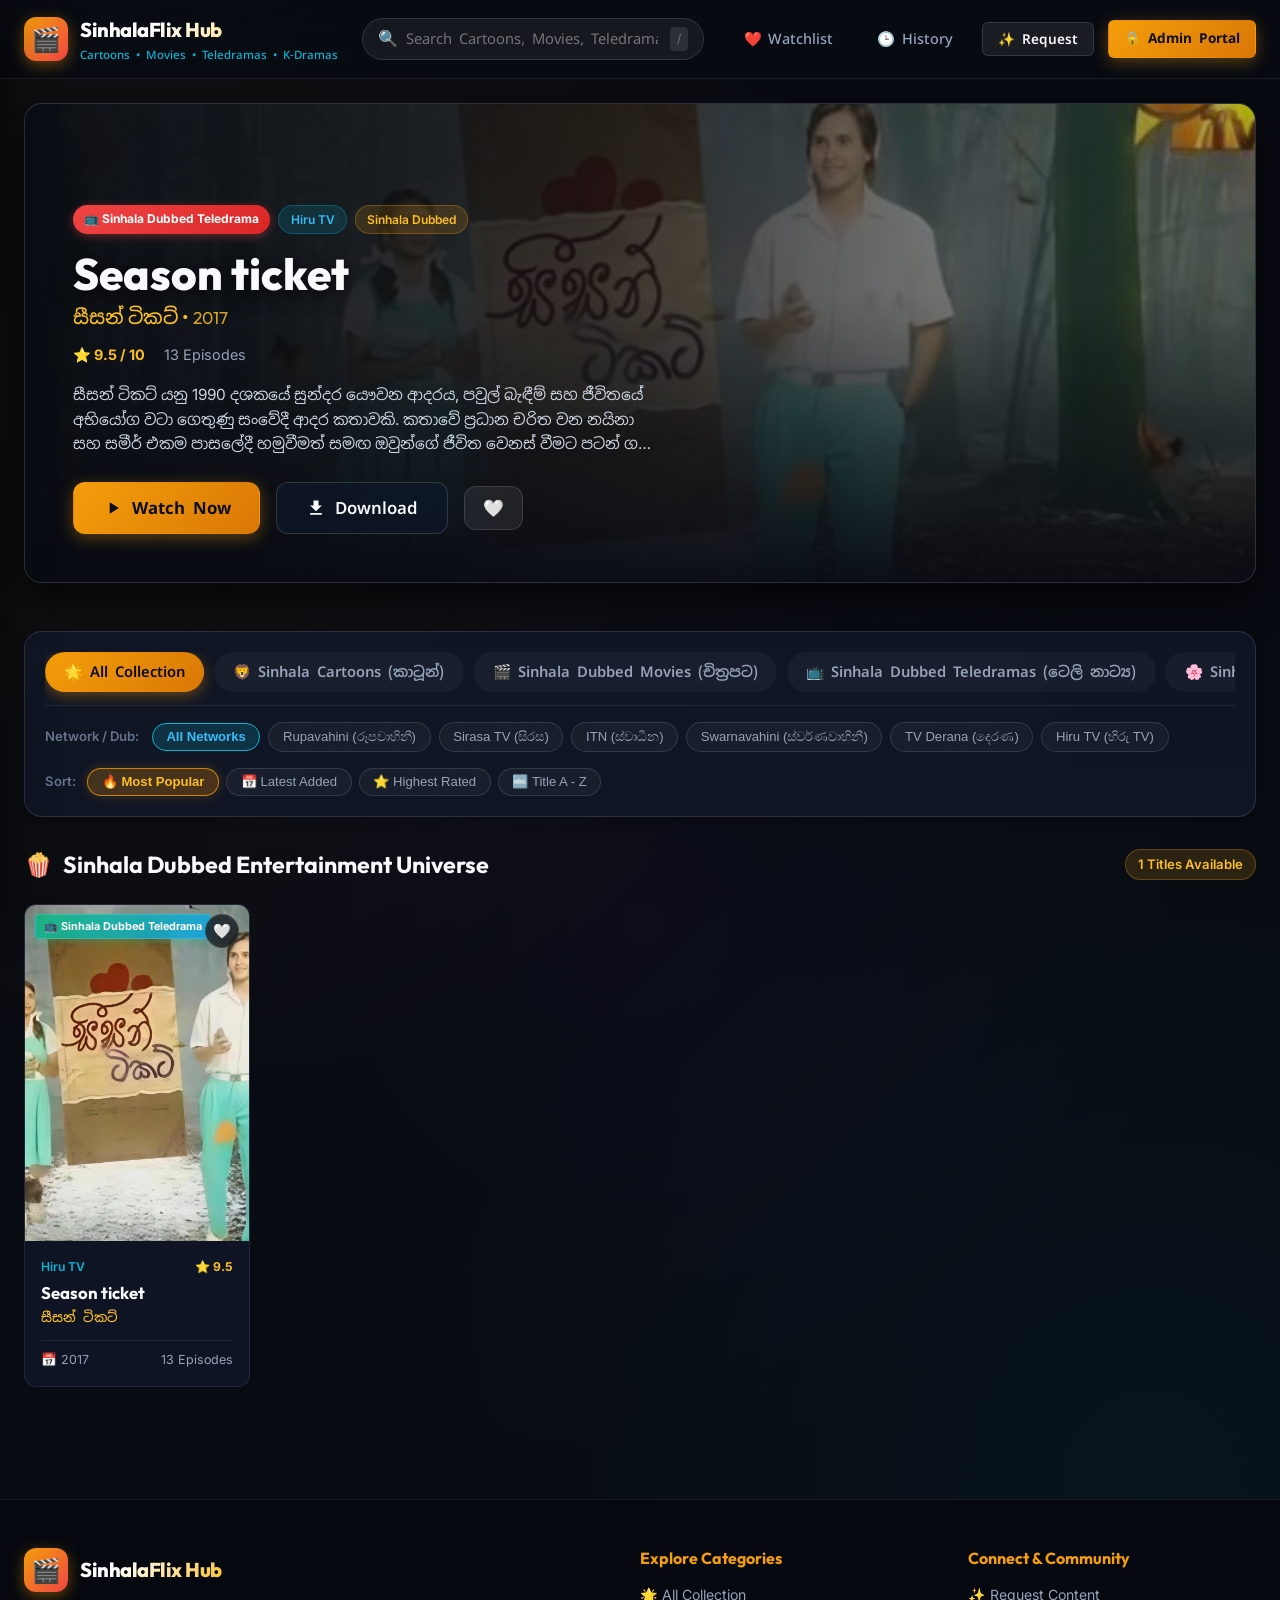
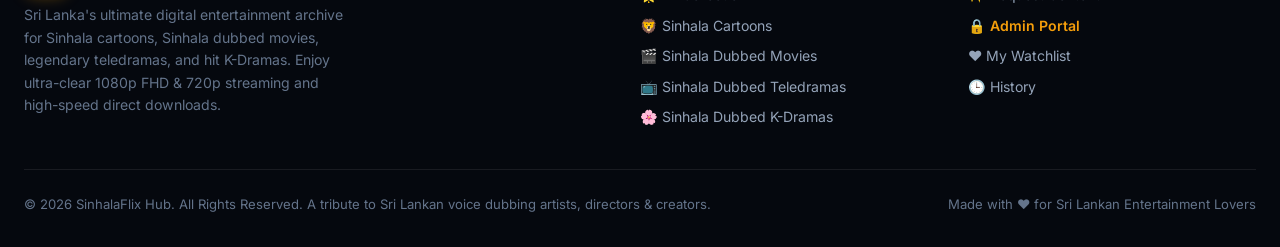
<file: index.html>
<!DOCTYPE html>
<html lang="en">
<head>
  <meta charset="UTF-8" />
  <meta name="viewport" content="width=device-width, initial-scale=1.0" />
  
  <!-- Primary SEO Tags -->
  <title>SinhalaFlix Hub | Sinhala Cartoons, Sinhala Dubbed Movies, Teledramas & K-Dramas</title>
  <meta name="description" content="Sri Lanka's leading digital universe for Sinhala cartoons, Sinhala dubbed movies, Sinhala dubbed teledramas, and Sinhala dubbed K-Dramas. Watch online in 1080p FHD & download free." />
  <meta name="keywords" content="sinhala cartoons, sinhala dubbed movies, sinhala dubbed teledramas, sinhala dubbed kdramas, soora pappa, sujatha diyaniya, koombiyo, lion king sinhala, sirasa cartoons, rupavahini kdrama, sinhala dubbing" />
  <meta name="theme-color" content="#080b12" />

  <!-- Open Graph / Facebook -->
  <meta property="og:type" content="website" />
  <meta property="og:title" content="SinhalaFlix Hub - Sinhala Cartoons, Sinhala Dubbed Movies, Teledramas & KDramas" />
  <meta property="og:description" content="Watch & download Sinhala Cartoons, Sinhala Dubbed Movies, Sinhala Dubbed Teledramas, and Sinhala Dubbed K-Dramas with 1080p FHD & 720p HD streaming." />
  <meta property="og:image" content="assets/images/banner1.jpg" />

  <!-- Favicon -->
  <link rel="icon" type="image/svg+xml" href="assets/images/favicon.svg" />

  <!-- Stylesheets -->
  <link rel="stylesheet" href="css/main.css?v=20260917_01" />
  <link rel="stylesheet" href="css/components.css?v=20260917_01" />
  <link rel="stylesheet" href="css/responsive.css?v=20260917_01" />
</head>
<body>

  <!-- Site Navigation Header -->
  <header class="site-header" id="siteHeader">
    <div class="container">
      <div class="header-inner">
        <!-- Logo -->
        <a href="index.html" class="brand-logo" id="brandLogoLink">
          <div class="brand-icon-box">
            <span>🎬</span>
          </div>
          <div class="brand-text">
            <span class="brand-name">Sinhala<span style="color: #f59e0b;">Flix Hub</span></span>
            <span class="brand-tagline">Cartoons • Movies • Teledramas • K-Dramas</span>
          </div>
        </a>

        <!-- Global Search Bar -->
        <div class="header-search-wrapper">
          <div class="search-input-box">
            <span class="search-icon-left">🔍</span>
            <input 
              type="text" 
              id="mainSearchInput" 
              class="search-input" 
              placeholder="Search Cartoons, Movies, Teledramas, K-Dramas (e.g. Soora Pappa, Sujatha Diyaniya, Koombiyo)..." 
              autocomplete="off" 
            />
            <button id="btnClearSearch" class="search-clear-btn" title="Clear search">✕</button>
            <span class="search-kbd-hint">/</span>
          </div>
          <!-- Live Search Suggestions Dropdown -->
          <div class="search-suggestions-dropdown" id="searchSuggestionsDropdown" style="display: none;"></div>
        </div>

        <!-- Header Actions -->
        <div class="header-actions">
          <button id="navBtnWatchlist" class="nav-link-btn" title="My Watchlist">
            <span>❤️</span>
            <span>Watchlist</span>
          </button>
          <button id="navBtnHistory" class="nav-link-btn" title="Continue Watching History">
            <span>🕒</span>
            <span>History</span>
          </button>
          <button id="btnOpenRequestModal" class="btn btn-secondary btn-sm" title="Request Content">
            <span>✨ Request</span>
          </button>
          <a href="admin.html" class="btn btn-primary btn-sm" title="Admin Content Management Portal">
            <span>🔒 Admin Portal</span>
          </a>
          <button id="btnMobileMenuToggle" class="mobile-menu-toggle" aria-label="Toggle Menu">
            <span>☰</span>
          </button>
        </div>
      </div>
    </div>
  </header>

  <!-- Mobile Navigation Drawer -->
  <div class="mobile-nav-drawer" id="mobileNavDrawer">
    <div class="drawer-header">
      <span class="brand-name">Sinhala<span style="color:#f59e0b;">Flix Hub</span></span>
      <button class="btn-close-modal" id="btnCloseMobileNav" aria-label="Close">✕</button>
    </div>
    <ul class="drawer-links">
      <li><a href="#" onclick="App.setCategory('all')">🌟 All Collection</a></li>
      <li><a href="#" onclick="App.setCategory('cartoons')">🦁 Sinhala Cartoons</a></li>
      <li><a href="#" onclick="App.setCategory('movies')">🎬 Sinhala Dubbed Movies</a></li>
      <li><a href="#" onclick="App.setCategory('teledramas')">📺 Sinhala Dubbed Teledramas</a></li>
      <li><a href="#" onclick="App.setCategory('kdramas')">🌸 Sinhala Dubbed K-Dramas</a></li>
      <li><a href="#" onclick="App.setCategory('watchlist')">❤️ My Watchlist</a></li>
      <li><a href="#" onclick="App.setCategory('continue')">🕒 History</a></li>
      <li><button onclick="App.openRequestModal()">✨ Request Content</button></li>
      <li><a href="admin.html" style="color: var(--accent-gold); font-weight: 700;">🔒 Admin Portal</a></li>
    </ul>
  </div>

  <main>
    <!-- Featured Hero Banner Section -->
    <section class="hero-banner-section" id="heroBanner">
      <div class="container">
        <div class="hero-carousel-wrapper" id="heroCarouselContainer">
          <!-- Populated dynamically via app.js -->
        </div>
        <div class="hero-indicators" id="heroIndicators">
          <!-- Slide dots -->
        </div>
      </div>
    </section>

    <!-- Continue Watching Shelf -->
    <section class="continue-watching-section" id="continueWatchingSection" style="display: none;">
      <div class="container">
        <div class="section-header">
          <h2 class="section-title">
            <span class="section-title-icon">🕒</span>
            <span>Continue Watching</span>
          </h2>
        </div>
        <div class="continue-grid" id="continueWatchingGrid">
          <!-- History cards -->
        </div>
      </div>
    </section>

    <!-- Content Filter & Catalog Section -->
    <section class="catalog-section" id="catalogSection">
      <div class="container">
        
        <!-- Filter Controls Bar -->
        <div class="filter-bar-container">
          <!-- Category Tabs -->
          <div class="category-tabs-list">
            <button class="category-tab-btn active" data-category="all">
              <span>🌟</span>
              <span>All Collection</span>
            </button>
            <button class="category-tab-btn" data-category="cartoons">
              <span>🦁</span>
              <span>Sinhala Cartoons (කාටූන්)</span>
            </button>
            <button class="category-tab-btn" data-category="movies">
              <span>🎬</span>
              <span>Sinhala Dubbed Movies (චිත්‍රපට)</span>
            </button>
            <button class="category-tab-btn" data-category="teledramas">
              <span>📺</span>
              <span>Sinhala Dubbed Teledramas (ටෙලි නාට්‍ය)</span>
            </button>
            <button class="category-tab-btn" data-category="kdramas">
              <span>🌸</span>
              <span>Sinhala Dubbed K-Dramas (කොරියන් නාට්‍ය)</span>
            </button>
            <button class="category-tab-btn" data-category="watchlist">
              <span>❤️</span>
              <span>Watchlist</span>
            </button>
          </div>

          <!-- Channel Filter & Sorting -->
          <div class="filter-sub-bar">
            <div class="channel-pills-list">
              <span class="channel-pill-label">Network / Dub:</span>
              <button class="channel-pill active" data-channel="all">All Networks</button>
              <button class="channel-pill" data-channel="Rupavahini">Rupavahini (රූපවාහිනී)</button>
              <button class="channel-pill" data-channel="Sirasa TV">Sirasa TV (සිරස)</button>
              <button class="channel-pill" data-channel="ITN">ITN (ස්වාධීන)</button>
              <button class="channel-pill" data-channel="Swarnavahini">Swarnavahini (ස්වර්ණවාහිනී)</button>
              <button class="channel-pill" data-channel="TV Derana">TV Derana (දෙරණ)</button>
              <button class="channel-pill" data-channel="Hiru TV">Hiru TV (හිරු TV)</button>
            </div>

            <div class="sort-wrapper">
              <span class="sort-label">Sort:</span>
              <div class="sort-pills-list" id="sortPillsList">
                <button class="sort-pill active" data-sort="popular">🔥 Most Popular</button>
                <button class="sort-pill" data-sort="latest">📅 Latest Added</button>
                <button class="sort-pill" data-sort="rating">⭐ Highest Rated</button>
                <button class="sort-pill" data-sort="az">🔤 Title A - Z</button>
              </div>
            </div>
          </div>
        </div>

        <!-- Catalog Header -->
        <div class="catalog-header">
          <h1 class="section-title" id="catalogSectionHeading">
            <span class="section-title-icon">🍿</span>
            <span>Sinhala Dubbed Entertainment Universe</span>
          </h1>
          <span class="catalog-count-badge" id="catalogCountBadge">Loading Titles...</span>
        </div>

        <!-- Catalog Grid -->
        <div class="catalog-grid" id="catalogGrid">
          <!-- Populated dynamically via app.js -->
        </div>

      </div>
    </section>
  </main>

  <!-- ==========================================================================
       MODALS
       ========================================================================== -->

  <!-- 1. Video Player Modal -->
  <div class="modal-backdrop" id="playerModal">
    <div class="modal-container player-modal-container">
      <div class="modal-header">
        <div class="modal-title-box">
          <h3 class="modal-title" id="playerContentTitle">Watch Online</h3>
          <span class="modal-subtitle" id="playerContentSubTitle">HD Streaming • Sinhala Dubbed Audio</span>
        </div>
        <div style="display:flex; align-items:center; gap:0.75rem;">
          <span class="badge-audio" id="playerAudioBadge">Sinhala Dubbed</span>
          <button class="btn-close-modal" id="btnClosePlayer" title="Close Player">✕</button>
        </div>
      </div>
      <div class="modal-body">
        <div class="player-main-layout">
          <!-- Video Screen Wrapper -->
          <div class="video-wrapper" id="videoPlayerWrapper">
            <video id="mainVideoPlayer" class="video-element" playsinline controlsList="nodownload" oncontextmenu="return false;" poster="assets/images/banner1.jpg"></video>
            <iframe id="mainIframePlayer" class="video-element" style="display:none; width:100%; height:100%; border:none; background:#000;" allow="autoplay; encrypted-media; fullscreen" allowfullscreen></iframe>
            <div class="iframe-shield" id="mainIframeShield" style="display:none;"></div>
            
            <!-- Custom Video Controls -->
            <div class="video-controls-overlay" id="videoControlsBar">
              <!-- Timeline Scrubber -->
              <div class="progress-container" id="playerProgressBar">
                <div class="progress-buffered" id="playerProgressBuffered"></div>
                <div class="progress-current" id="playerProgressCurrent"></div>
                <div class="progress-hover" id="playerProgressHover">
                  <span id="playerHoverTime">00:00</span>
                </div>
              </div>

              <!-- Controls Toolbar -->
              <div class="controls-row">
                <div class="controls-left">
                  <!-- Play / Pause -->
                  <button class="btn-control" id="btnPlayPause" title="Play / Pause (Space or K)">
                    <svg id="playIcon" width="22" height="22" viewBox="0 0 24 24" fill="currentColor"><path d="M8 5v14l11-7z"/></svg>
                    <svg id="pauseIcon" width="22" height="22" viewBox="0 0 24 24" fill="currentColor" style="display: none;"><path d="M6 19h4V5H6v14zm8-14v14h4V5h-4z"/></svg>
                  </button>

                  <!-- Skip -10s -->
                  <button class="btn-control" id="btnRewind" title="Rewind 10 seconds">
                    <svg width="20" height="20" viewBox="0 0 24 24" fill="currentColor"><path d="M12.5 8c-2.65 0-5.05.99-6.9 2.6L2 7v9h9l-3.62-3.62c1.39-1.2 3.16-1.88 5.12-1.88 3.54 0 6.55 2.31 7.6 5.5l2.37-.78C21.08 11.03 17.15 8 12.5 8z"/></svg>
                  </button>

                  <!-- Skip +10s -->
                  <button class="btn-control" id="btnForward" title="Forward 10 seconds">
                    <svg width="20" height="20" viewBox="0 0 24 24" fill="currentColor"><path d="M18.9 10.6C17.05 8.99 14.65 8 12 8c-4.65 0-8.58 3.03-9.96 7.22L4.4 16c1.05-3.19 4.05-5.5 7.6-5.5 1.95 0 3.73.68 5.12 1.88L13.5 16H22.5V7l-3.6 3.6z"/></svg>
                  </button>

                  <!-- Volume -->
                  <div class="volume-wrapper">
                    <button class="btn-control" id="btnMute" title="Mute / Unmute (M)">
                      <svg id="volumeIcon" width="20" height="20" viewBox="0 0 24 24" fill="currentColor">
                        <path d="M3 9v6h4l5 5V4L7 9H3zm13.5 3c0-1.77-1.02-3.29-2.5-4.03v8.05c1.48-.73 2.5-2.25 2.5-4.02z"/>
                      </svg>
                    </button>
                    <input type="range" id="volumeSlider" class="volume-slider" min="0" max="1" step="0.05" value="1" />
                  </div>

                  <!-- Time Display -->
                  <span class="time-display" id="playerTimeDisplay">00:00 / 00:00</span>
                </div>

                <div class="controls-right">
                  <!-- Speed Select -->
                  <select id="playerSpeedSelect" class="control-select" title="Playback Speed">
                    <option value="0.75">0.75x</option>
                    <option value="1" selected>1.0x (Normal)</option>
                    <option value="1.25">1.25x</option>
                    <option value="1.5">1.5x</option>
                    <option value="2">2.0x</option>
                  </select>

                  <!-- Quality Select -->
                  <select id="playerQualitySelect" class="control-select" title="Stream Quality">
                    <option value="1080p FHD" selected>1080p FHD</option>
                    <option value="720p HD">720p HD</option>
                    <option value="480p SD">480p SD</option>
                  </select>

                  <!-- Theater Mode -->
                  <button class="btn-control" id="btnTheaterMode" title="Theater Mode (T)">
                    <svg width="20" height="20" viewBox="0 0 24 24" fill="currentColor"><path d="M19 6H5c-1.1 0-2 .9-2 2v8c0 1.1.9 2 2 2h14c1.1 0 2-.9 2-2V8c0-1.1-.9-2-2-2zm0 10H5V8h14v8z"/></svg>
                  </button>

                  <!-- Picture in Picture -->
                  <button class="btn-control" id="btnPipMode" title="Picture in Picture">
                    <svg width="20" height="20" viewBox="0 0 24 24" fill="currentColor"><path d="M19 7h-8v6h8V7zm2-4H3c-1.1 0-2 .9-2 2v14c0 1.1.9 2 2 2h18c1.1 0 2-.9 2-2V5c0-1.1-.9-2-2-2zm0 16H3V5h18v14z"/></svg>
                  </button>

                  <!-- Fullscreen -->
                  <button class="btn-control" id="btnFullscreen" title="Fullscreen (F)">
                    <svg width="20" height="20" viewBox="0 0 24 24" fill="currentColor"><path d="M7 14H5v5h5v-2H7v-3zm-2-4h2V7h3V5H5v5zm12 7h-3v2h5v-5h-2v3zM14 5v2h3v3h2V5h-5z"/></svg>
                  </button>
                </div>
              </div>
            </div>
          </div>

          <!-- Server Switching Bar -->
          <div class="player-server-section">
            <span class="server-label">🚀 Stream Server:</span>
            <div class="server-btn-list" id="playerServerButtons">
              <!-- Rendered dynamically -->
            </div>
          </div>

          <!-- Series Episode List & Autoplay Toggle -->
          <div class="player-episode-section" id="playerEpisodeSection">
            <div class="player-ep-header">
              <h4 style="font-size: 0.95rem; font-weight: 700;">📺 Select Episode:</h4>
              <div style="display: flex; align-items: center; gap: 1rem;">
                <label style="font-size: 0.82rem; color: var(--text-secondary); display: flex; align-items: center; gap: 0.35rem; cursor: pointer;">
                  <input type="checkbox" id="toggleAutoplayNext" checked />
                  <span>Autoplay Next Episode</span>
                </label>
                <div style="display: flex; gap: 0.4rem;">
                  <button class="btn btn-secondary btn-xs" id="btnPrevEpisode">◀ Previous</button>
                  <button class="btn btn-primary btn-xs" id="btnNextEpisode">Next ▶</button>
                </div>
              </div>
            </div>
            <div class="player-ep-list" id="playerEpisodeList">
              <!-- Rendered dynamically -->
            </div>
          </div>
        </div>
      </div>
    </div>
  </div>

  <!-- 2. Download Hub Modal -->
  <div class="modal-backdrop" id="downloadModal">
    <div class="modal-container download-modal-container">
      <div class="modal-header">
        <div class="modal-title-box">
          <h3 class="modal-title" id="downloadModalTitle">Download Center</h3>
          <span class="modal-subtitle" id="downloadModalSubTitle">Direct High-Speed & Cloud Mirrors</span>
        </div>
        <button class="btn-close-modal" id="btnCloseDownloadModal">✕</button>
      </div>
      <div class="modal-body">
        <!-- Download Header Card -->
        <div class="download-header-card">
          <div class="download-poster-wrapper">
            <img id="downloadPosterImg" src="assets/images/banner1.jpg" alt="Poster" />
          </div>
          <div class="download-header-info">
            <div style="display: flex; gap: 0.5rem; margin-bottom: 0.4rem;">
              <span class="badge-channel" id="downloadAudioBadge">Sinhala Dubbed</span>
              <span class="badge-quality" id="downloadQualityBadge">1080p FHD / 720p HD / 480p SD</span>
            </div>
            <p style="font-size: 0.88rem; color: var(--text-secondary);">
              Download directly to your device at high speed. Select your preferred resolution and mirror below.
            </p>
          </div>
        </div>

        <!-- Series Episode Selector (if series) -->
        <div class="form-group" id="downloadEpisodeSelectorWrapper" style="display: none;">
          <label for="downloadEpisodeSelect">Select Episode:</label>
          <select id="downloadEpisodeSelect" class="form-control">
            <!-- Populated dynamically -->
          </select>
        </div>

        <!-- Quality Select Cards -->
        <label style="display: block; font-size: 0.88rem; color: var(--text-secondary); margin-bottom: 0.5rem; font-weight: 600;">
          Select Resolution:
        </label>
        <div class="download-quality-grid" id="downloadQualityGrid">
          <!-- Rendered dynamically -->
        </div>

        <!-- Highlighted Ad Redirect Notice for Download -->
        <div class="mp-ad-notice" style="margin-bottom: 1.25rem;">
          <span class="mp-ad-notice-icon">🚨</span>
          <div>
            <strong>වැදගත්:</strong> වෙනත් සයිට් එකකට Redirect වුණොත් 🕒 තත්පර කිහිපයක් රැඳී සිට <strong>Back</strong> වී, ⬇️ <strong>Download Button</strong> එක නැවත Click කරන්න.
          </div>
        </div>

        <!-- Download Mirrors List -->
        <label style="display: block; font-size: 0.88rem; color: var(--text-secondary); margin-bottom: 0.5rem; font-weight: 600;">
          Download Mirror Links:
        </label>
        <div class="download-mirrors-list" id="downloadMirrorsList">
          <!-- Rendered dynamically -->
        </div>

        <!-- Help Notice -->
        <div style="background: rgba(255,255,255,0.03); border: 1px solid var(--border-subtle); border-radius: var(--radius-md); padding: 0.85rem; font-size: 0.8rem; color: var(--text-muted);">
          💡 <strong>Tip:</strong> If using Mobile Data, we recommend selecting <strong>480p SD (Data Saver)</strong> for faster downloads.
        </div>
      </div>
    </div>
  </div>

  <!-- 3. Details & Comments Modal -->
  <div class="modal-backdrop" id="detailModal">
    <div class="modal-container" style="max-width: 860px;">
      <div class="modal-header">
        <div class="modal-title-box">
          <h3 class="modal-title" id="detailTitleEn">Cartoon Details</h3>
          <span class="modal-subtitle" id="detailTitleSi">Sinhala Name</span>
        </div>
        <button class="btn-close-modal" id="btnCloseDetailModal">✕</button>
      </div>
      <div class="modal-body">
        <div class="detail-hero-layout">
          <div>
            <img id="detailPoster" class="detail-poster-img" src="assets/images/banner1.jpg" alt="Poster" />
          </div>
          <div class="detail-info-col">
            <div class="detail-meta-row">
              <span id="detailRating">⭐ 9.9 / 10</span>
              <span id="detailChannel" class="badge-channel">Rupavahini</span>
              <span id="detailAudio" class="badge-audio">Sinhala Dubbed</span>
            </div>

            <!-- Tags -->
            <div class="detail-tags-wrapper" id="detailTagsList"></div>

            <div class="detail-specs-table">
              <span class="spec-key">Dubbing Director:</span>
              <span class="spec-val" id="detailDirector">-</span>
              <span class="spec-key">Voice Team / Channel:</span>
              <span class="spec-val" id="detailDubTeam">-</span>
            </div>

            <p id="detailSynopsis" style="font-size: 0.92rem; color: #cbd5e1; line-height: 1.6; margin-bottom: 1.25rem;">
              -
            </p>

            <div class="detail-actions-row">
              <button class="btn btn-primary" id="btnDetailWatch">
                <svg width="18" height="18" viewBox="0 0 24 24" fill="currentColor"><path d="M8 5v14l11-7z"/></svg>
                <span>Watch Online</span>
              </button>
              <button class="btn btn-glass" id="btnDetailDownload">
                <svg width="18" height="18" viewBox="0 0 24 24" fill="currentColor"><path d="M19 9h-4V3H9v6H5l7 7 7-7zM5 18v2h14v-2H5z"/></svg>
                <span>Download</span>
              </button>
              <button class="btn btn-secondary" id="btnDetailBookmark">
                🤍 Add to Watchlist
              </button>
              <button class="btn btn-secondary" onclick="App.copyShareLink()" title="Share link">
                🔗 Share
              </button>
            </div>
          </div>
        </div>

        <!-- Series Episodes Grid inside Details -->
        <div id="detailEpisodeSection" style="display: none; margin-bottom: 2rem;">
          <h4 style="font-size: 1.1rem; font-weight: 700; margin-bottom: 0.85rem; border-bottom: 1px solid var(--border-subtle); padding-bottom: 0.5rem;">
            📺 All Episodes
          </h4>
          <div style="display: grid; grid-template-columns: repeat(auto-fill, minmax(220px, 1fr)); gap: 0.85rem;" id="detailEpisodeGrid"></div>
        </div>

        <!-- Comments & Reviews Section -->
        <div class="comments-section">
          <div class="comments-header">
            <h4 style="font-size: 1.1rem; font-weight: 700;">💬 Viewer Reviews & Comments</h4>
          </div>

          <!-- Add Comment Form -->
          <form class="comment-form" id="commentSubmitForm">
            <div class="form-row" style="margin-bottom: 0.75rem;">
              <div class="form-group" style="margin-bottom: 0;">
                <input type="text" id="commentAuthorName" placeholder="Your Name" required />
              </div>
              <div class="form-group" style="margin-bottom: 0;">
                <select id="commentRatingScore">
                  <option value="5">⭐⭐⭐⭐⭐ Excellent (5 Stars)</option>
                  <option value="4">⭐⭐⭐⭐ Great (4 Stars)</option>
                  <option value="3">⭐⭐⭐ Good (3 Stars)</option>
                </select>
              </div>
            </div>
            <div class="form-group">
              <textarea id="commentInputText" rows="2" placeholder="Write your review or memory about this cartoon..." required></textarea>
            </div>
            <button type="submit" class="btn btn-primary btn-sm">
              <span>Post Review</span>
            </button>
          </form>

          <!-- Comments List -->
          <div class="comments-list" id="detailCommentsList">
            <!-- Rendered dynamically -->
          </div>
        </div>
      </div>
    </div>
  </div>

  <!-- 4. Content Manager Modal (Add Custom Media) -->
  <div class="modal-backdrop" id="addContentModal">
    <div class="modal-container" style="max-width: 720px;">
      <div class="modal-header">
        <div class="modal-title-box">
          <h3 class="modal-title">Add New Content</h3>
          <span class="modal-subtitle">Add Cartoons, Movies, Teledramas, K-Dramas &amp; Series</span>
        </div>
        <button class="btn-close-modal" id="btnCloseAddContentModal">✕</button>
      </div>
      <div class="modal-body">
        <form id="addContentForm">

          <!-- Row 1: Titles -->
          <div class="form-row">
            <div class="form-group">
              <label>Title in English *</label>
              <input type="text" id="addTitleEn" placeholder="e.g. Sujatha Diyaniya / Koombiyo / Soora Pappa" required />
            </div>
            <div class="form-group">
              <label>Sinhala Name *</label>
              <input type="text" id="addTitleSi" placeholder="e.g. සුජාත දියණිය / කූඹියෝ / සූර පප්පා" required />
            </div>
          </div>

          <!-- Row 2: Type & Category -->
          <div class="form-row">
            <div class="form-group">
              <label>Content Type</label>
              <select id="addContentType">
                <option value="series">Series (Multi-Episode)</option>
                <option value="movie">Full Movie / Feature</option>
              </select>
            </div>
            <div class="form-group">
              <label>Category</label>
              <select id="addCategory">
                <option value="cartoons">🦁 Sinhala Cartoons (කාටූන්)</option>
                <option value="movies">🎬 Sinhala Dubbed Movies (චිත්‍රපට)</option>
                <option value="teledramas">📺 Sinhala Dubbed Teledramas (ටෙලි නාට්‍ය)</option>
                <option value="kdramas">🌸 Sinhala Dubbed K-Dramas (කොරියන් නාට්‍ය)</option>
              </select>
            </div>
          </div>

          <!-- Row 3: Channel (only for teledramas & kdramas) -->
          <div id="channelFieldWrapper" style="display:none;">
            <div class="form-group">
              <label>TV Channel / Network</label>
              <select id="addChannel">
                <option value="Rupavahini">National Rupavahini (ජාතික රූපවාහිනී)</option>
                <option value="Sirasa TV">Sirasa TV (සිරස TV)</option>
                <option value="ITN">ITN (ස්වාධීන රූපවාහිනිය)</option>
                <option value="Swarnavahini">Swarnavahini (ස්වර්ණවාහිනී)</option>
                <option value="TV Derana">TV Derana (ටීවී දෙරණ)</option>
                <option value="Hiru TV">Hiru TV (හිරු TV)</option>
              </select>
            </div>
          </div>

          <!-- Row 4: Year & Rating -->
          <div class="form-row">
            <div class="form-group">
              <label>Release Year</label>
              <input type="number" id="addYear" value="2024" />
            </div>
            <div class="form-group">
              <label>Rating (out of 10)</label>
              <input type="number" id="addRating" step="0.1" value="9.8" />
            </div>
          </div>

          <!-- Row 5: Poster & Backdrop image uploads -->
          <div class="form-row">
            <div class="form-group">
              <label>🖼 Poster Image (Upload)</label>
              <input type="file" id="addPosterFile" accept="image/*" style="padding:0.5rem;" />
              <input type="hidden" id="addPoster" value="assets/images/banner1.jpg" />
              <small style="color:var(--text-muted);font-size:0.75rem;">Portrait 2:3 ratio recommended</small>
            </div>
            <div class="form-group">
              <label>🖼 Backdrop / Hero Banner (Upload)</label>
              <input type="file" id="addBackdropFile" accept="image/*" style="padding:0.5rem;" />
              <input type="hidden" id="addBackdrop" value="assets/images/banner1.jpg" />
              <small style="color:var(--text-muted);font-size:0.75rem;">Landscape 16:9 ratio recommended</small>
            </div>
          </div>

          <!-- Synopsis -->
          <div class="form-group">
            <label>Story Synopsis</label>
            <textarea id="addSynopsisEn" rows="2" placeholder="Brief story overview and description..." required></textarea>
          </div>

          <!-- Movie-only stream / download fields -->
          <div id="movieExtraFields" style="display:none;">
            <p style="font-weight:700;color:var(--accent-gold);margin-bottom:0.75rem;">🎬 Movie Links</p>
            <div class="form-row">
              <div class="form-group">
                <label>▶ Watch — Server 1 (Google Drive)</label>
                <input type="url" id="addMovieStreamGdrive" placeholder="https://drive.google.com/..." />
              </div>
              <div class="form-group">
                <label>▶ Watch — Server 2 (Stream / Embed)</label>
                <input type="url" id="addMovieStreamBuzz" placeholder="https://... (Direct Stream / Embed URL)" />
              </div>
            </div>
            <div class="form-row" style="margin-top:0.75rem;">
              <div class="form-group">
                <label>⬇ Download — Server 1 (Google Drive)</label>
                <input type="url" id="addMovieDlGdrive" placeholder="https://drive.google.com/..." />
              </div>
              <div class="form-group">
                <label>⬇ Download — Server 2 (Cloud Mirror)</label>
                <input type="url" id="addMovieDlBuzz" placeholder="https://... (Direct / Mirror Download URL)" />
              </div>
            </div>
          </div>

          <!-- Series Episodes Section -->
          <div id="seriesExtraFields">
            <div style="display: flex; justify-content: space-between; align-items: center; margin-bottom: 0.6rem;">
              <label style="font-weight: 700; color: var(--accent-gold);">📺 Episode List:</label>
              <button type="button" class="btn btn-secondary btn-xs" id="btnAddEpisodeRow">➕ Add Episode</button>
            </div>
            <div id="customEpisodesList">
              <!-- Dynamic episode rows -->
            </div>
          </div>

          <div style="display: flex; justify-content: flex-end; gap: 0.75rem; margin-top: 1.5rem; border-top: 1px solid var(--border-subtle); padding-top: 1rem;">
            <button type="button" class="btn btn-secondary" onclick="Manager.close()">Cancel</button>
            <button type="submit" class="btn btn-primary">💾 Save to Database</button>
          </div>
        </form>
      </div>
    </div>
  </div>

  <!-- 5. Request Content Modal -->
  <div class="modal-backdrop" id="requestModal">
    <div class="modal-container" style="max-width: 520px;">
      <div class="modal-header">
        <div class="modal-title-box">
          <h3 class="modal-title">Request Content</h3>
          <span class="modal-subtitle">Request Cartoons, Movies, Teledramas or K-Dramas</span>
        </div>
        <button class="btn-close-modal" id="btnCloseRequestModal">✕</button>
      </div>
      <div class="modal-body">
        <form id="requestForm">
          <div class="form-group">
            <label>Media Type</label>
            <select id="reqMediaType" style="margin-bottom: 0.75rem;">
              <option value="cartoons">🦁 Sinhala Cartoons</option>
              <option value="movies">🎬 Sinhala Dubbed Movies</option>
              <option value="teledramas">📺 Sinhala Dubbed Teledramas</option>
              <option value="kdramas">🌸 Sinhala Dubbed K-Dramas</option>
            </select>
          </div>
          <div class="form-group">
            <label>Title or Name *</label>
            <input type="text" id="reqCartoonName" placeholder="e.g. Sujatha Diyaniya Ep 10, Soora Pappa, Koombiyo..." required />
          </div>
          <div class="form-group">
            <label>Your Email or Contact (Optional)</label>
            <input type="text" id="reqUserContact" placeholder="email@example.com / phone" />
          </div>
          <div class="form-group">
            <label>Additional Notes / Details</label>
            <textarea id="reqNotes" rows="3" placeholder="Specify preferred episodes, audio dub version, quality (1080p/720p)..."></textarea>
          </div>
          <button type="submit" class="btn btn-primary" style="width: 100%;">
            <span>Submit Request</span>
          </button>
        </form>
      </div>
    </div>
  </div>

  <!-- Toast Container -->
  <div class="toast-container" id="toastContainer"></div>

  <!-- Mobile Bottom Navigation Bar -->
  <nav class="mobile-bottom-nav">
    <button class="mobile-nav-item active" onclick="App.setCategory('all')">
      <span class="icon">🏠</span>
      <span>Home</span>
    </button>
    <button class="mobile-nav-item" onclick="App.setCategory('cartoons')">
      <span class="icon">🦁</span>
      <span>Cartoons</span>
    </button>
    <button class="mobile-nav-item" onclick="App.setCategory('kdramas')">
      <span class="icon">🌸</span>
      <span>K-Drama</span>
    </button>
    <button class="mobile-nav-item" onclick="App.setCategory('teledramas')">
      <span class="icon">📺</span>
      <span>Teledrama</span>
    </button>
    <button class="mobile-nav-item" onclick="App.setCategory('movies')">
      <span class="icon">🎬</span>
      <span>Movies</span>
    </button>
  </nav>

  <!-- Site Footer -->
  <footer class="site-footer">
    <div class="container">
      <div class="footer-grid">
        <div class="footer-brand">
          <div class="brand-logo">
            <div class="brand-icon-box"><span>🎬</span></div>
            <span class="brand-name">Sinhala<span style="color: #f59e0b;">Flix Hub</span></span>
          </div>
          <p>Sri Lanka's ultimate digital entertainment archive for Sinhala cartoons, Sinhala dubbed movies, legendary teledramas, and hit K-Dramas. Enjoy ultra-clear 1080p FHD &amp; 720p streaming and high-speed direct downloads.</p>
        </div>
        <div class="footer-col">
          <h4>Explore Categories</h4>
          <ul class="footer-links">
            <li><a href="#" onclick="App.setCategory('all')">🌟 All Collection</a></li>
            <li><a href="#" onclick="App.setCategory('cartoons')">🦁 Sinhala Cartoons</a></li>
            <li><a href="#" onclick="App.setCategory('movies')">🎬 Sinhala Dubbed Movies</a></li>
            <li><a href="#" onclick="App.setCategory('teledramas')">📺 Sinhala Dubbed Teledramas</a></li>
            <li><a href="#" onclick="App.setCategory('kdramas')">🌸 Sinhala Dubbed K-Dramas</a></li>
          </ul>
        </div>
        <div class="footer-col">
          <h4>Connect &amp; Community</h4>
          <ul class="footer-links">
            <li><a href="#" onclick="App.openRequestModal()">✨ Request Content</a></li>
            <li><a href="admin.html" style="color: var(--accent-gold); font-weight: 600;">🔒 Admin Portal</a></li>
            <li><a href="#" onclick="App.setCategory('watchlist')">❤️ My Watchlist</a></li>
            <li><a href="#" onclick="App.setCategory('continue')">🕒 History</a></li>
          </ul>
        </div>
      </div>
      <div class="footer-bottom">
        <span>© 2026 SinhalaFlix Hub. All Rights Reserved. A tribute to Sri Lankan voice dubbing artists, directors & creators.</span>
        <span>Made with ❤️ for Sri Lankan Entertainment Lovers</span>
      </div>
    </div>
  </footer>

  <!-- Javascript Modules -->
  <script src="js/data.js?v=20260916_12"></script>
  <script src="js/storage.js?v=20260916_12"></script>
  <script src="js/player.js?v=20260916_12"></script>
  <script src="js/download.js?v=20260916_12"></script>
  <script src="js/content-manager.js?v=20260916_12"></script>
  <script src="js/app.js?v=20260916_12"></script>
</body>
</html>
</file>
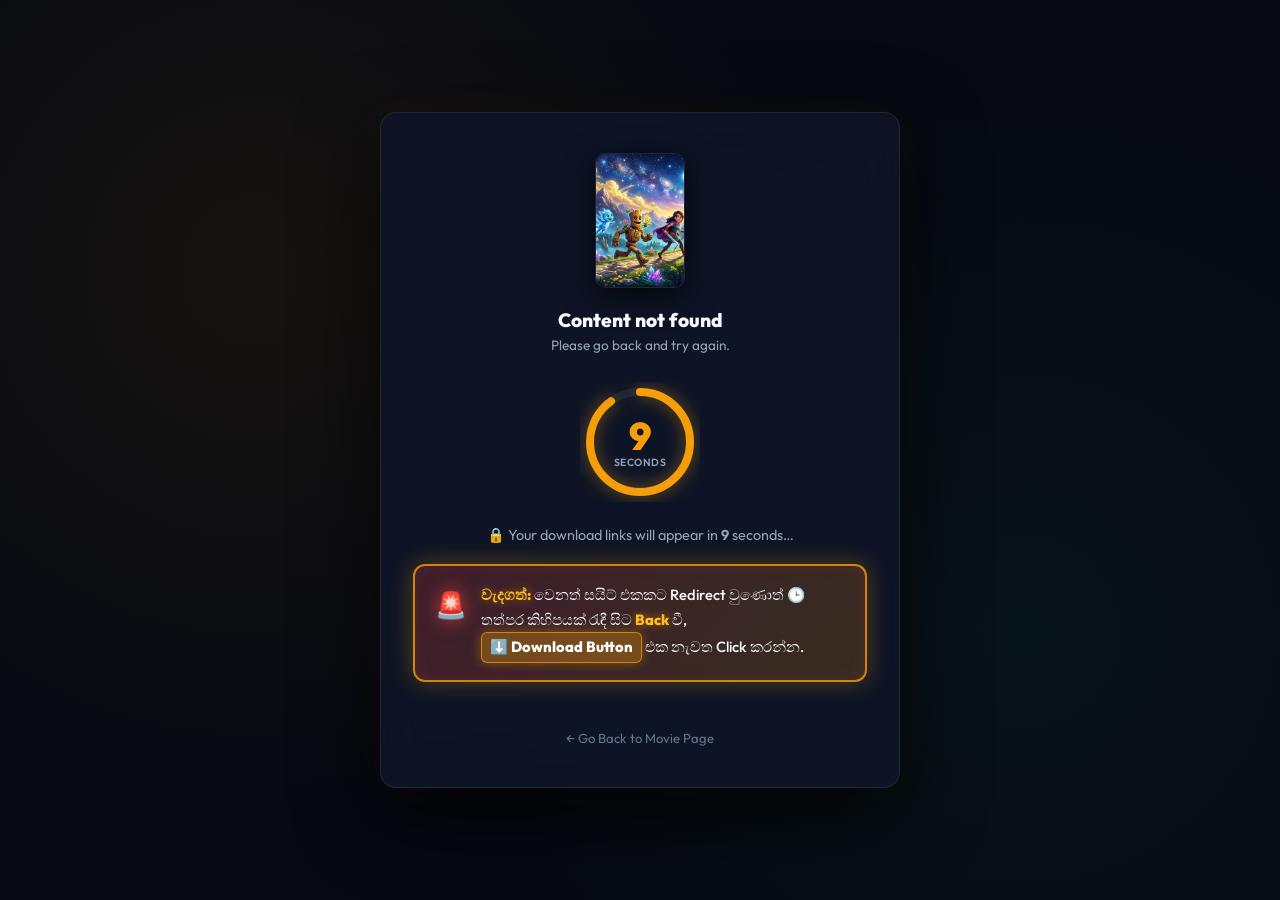
<file: download-wait.html>
<!DOCTYPE html>
<html lang="en">
<head>
  <meta charset="UTF-8" />
  <meta name="viewport" content="width=device-width, initial-scale=1.0" />
  <title>Preparing Download | SinhalaFlix Hub</title>
  <meta name="description" content="Secure download link preparation for SinhalaFlix Hub movies and episodes." />
  <meta name="robots" content="noindex" />
  <link rel="icon" type="image/svg+xml" href="assets/images/favicon.svg" />
  <link rel="preconnect" href="https://fonts.googleapis.com" />
  <link href="https://fonts.googleapis.com/css2?family=Outfit:wght@400;600;700;800;900&display=swap" rel="stylesheet" />
  <style>
    :root {
      --gold: #f59e0b;
      --emerald: #10b981;
      --bg: #060911;
      --card: rgba(15,22,40,0.9);
      --border: rgba(255,255,255,0.08);
      --text: #f8fafc;
      --text2: #94a3b8;
      --text3: #64748b;
    }
    *, *::before, *::after { box-sizing: border-box; margin: 0; padding: 0; }

    body {
      font-family: 'Outfit', sans-serif;
      background: var(--bg);
      background-image:
        radial-gradient(circle at 20% 30%, rgba(245,158,11,0.07) 0%, transparent 45%),
        radial-gradient(circle at 80% 70%, rgba(16,185,129,0.06) 0%, transparent 45%);
      color: var(--text);
      min-height: 100vh;
      display: flex;
      flex-direction: column;
      align-items: center;
      justify-content: center;
      padding: 1.5rem;
    }

    /* ── Card ── */
    .dw-card {
      width: 100%;
      max-width: 520px;
      background: var(--card);
      backdrop-filter: blur(24px);
      border: 1px solid var(--border);
      border-radius: 16px;
      padding: 2.5rem 2rem;
      box-shadow: 0 24px 80px rgba(0,0,0,0.8), 0 0 40px rgba(245,158,11,0.06);
      text-align: center;
    }

    /* ── Title info ── */
    .dw-poster {
      width: 90px;
      height: 135px;
      object-fit: cover;
      border-radius: 10px;
      margin: 0 auto 1.25rem;
      display: block;
      box-shadow: 0 8px 30px rgba(0,0,0,0.7);
      border: 1px solid rgba(255,255,255,0.07);
    }
    .dw-title {
      font-size: 1.2rem;
      font-weight: 800;
      margin-bottom: 0.2rem;
      line-height: 1.3;
    }
    .dw-subtitle {
      font-size: 0.85rem;
      color: var(--text2);
      margin-bottom: 1.75rem;
    }

    /* ── Countdown ring ── */
    .dw-ring-wrap {
      position: relative;
      width: 120px;
      height: 120px;
      margin: 0 auto 1.5rem;
    }
    .dw-ring-svg {
      transform: rotate(-90deg);
      width: 120px;
      height: 120px;
    }
    .dw-ring-track {
      fill: none;
      stroke: rgba(255,255,255,0.06);
      stroke-width: 8;
    }
    .dw-ring-prog {
      fill: none;
      stroke: var(--gold);
      stroke-width: 8;
      stroke-linecap: round;
      stroke-dasharray: 314.16;      /* 2π × 50 */
      stroke-dashoffset: 0;
      transition: stroke-dashoffset 1s linear, stroke 0.4s;
      filter: drop-shadow(0 0 8px rgba(245,158,11,0.5));
    }
    .dw-ring-prog.almost-done {
      stroke: var(--emerald);
      filter: drop-shadow(0 0 10px rgba(16,185,129,0.6));
    }
    .dw-ring-num {
      position: absolute;
      inset: 0;
      display: flex;
      flex-direction: column;
      align-items: center;
      justify-content: center;
      font-size: 2.4rem;
      font-weight: 900;
      line-height: 1;
      color: var(--gold);
      transition: color 0.4s;
    }
    .dw-ring-num.almost-done { color: var(--emerald); }
    .dw-ring-num span {
      font-size: 0.65rem;
      font-weight: 600;
      color: var(--text2);
      margin-top: 0.15rem;
      letter-spacing: 0.05em;
    }

    .dw-msg {
      font-size: 0.9rem;
      color: var(--text2);
      margin-bottom: 1.25rem;
    }

    /* ── Notice below countdown — glowing alert highlight ── */
    .dw-notice {
      display: flex;
      align-items: flex-start;
      gap: 0.85rem;
      padding: 1.05rem 1.25rem;
      background: linear-gradient(135deg, rgba(239, 68, 68, 0.22) 0%, rgba(245, 158, 11, 0.18) 100%);
      border: 2px solid rgba(245, 158, 11, 0.8);
      border-radius: 12px;
      box-shadow: 0 0 24px rgba(245, 158, 11, 0.32), inset 0 0 16px rgba(239, 68, 68, 0.12);
      color: #ffffff;
      font-size: 0.92rem;
      font-weight: 500;
      line-height: 1.65;
      text-align: left;
      margin-bottom: 1.5rem;
      animation: dwAlertGlow 2.5s infinite ease-in-out;
    }
    .dw-notice strong {
      color: #fbbf24;
      font-weight: 800;
      text-shadow: 0 0 10px rgba(245, 158, 11, 0.6);
    }
    .dw-highlight-btn {
      color: #fff !important;
      background: rgba(245, 158, 11, 0.32);
      border: 1px solid rgba(245, 158, 11, 0.7);
      padding: 0.15rem 0.5rem;
      border-radius: 6px;
      font-weight: 800;
      display: inline-block;
      box-shadow: 0 0 12px rgba(245, 158, 11, 0.4);
    }
    .dw-notice-icon {
      font-size: 1.6rem;
      flex-shrink: 0;
      margin-top: 0.05rem;
      display: inline-block;
      animation: dwSirenPulse 1.8s infinite ease-in-out;
      filter: drop-shadow(0 0 10px rgba(239, 68, 68, 0.8));
    }
    @keyframes dwAlertGlow {
      0%, 100% {
        border-color: rgba(245, 158, 11, 0.75);
        box-shadow: 0 0 20px rgba(245, 158, 11, 0.28), inset 0 0 14px rgba(239, 68, 68, 0.1);
      }
      50% {
        border-color: rgba(239, 68, 68, 0.95);
        box-shadow: 0 0 32px rgba(239, 68, 68, 0.45), inset 0 0 20px rgba(245, 158, 11, 0.2);
      }
    }
    @keyframes dwSirenPulse {
      0%, 100% { transform: scale(1) rotate(0deg); }
      20% { transform: scale(1.18) rotate(-8deg); }
      40% { transform: scale(1.18) rotate(8deg); }
      60% { transform: scale(1.1) rotate(-4deg); }
      80% { transform: scale(1.1) rotate(4deg); }
    }

    /* ── Ad placeholder ── */
    .dw-ad-slot {
      background: rgba(255,255,255,0.02);
      border: 1px dashed rgba(255,255,255,0.1);
      border-radius: 10px;
      padding: 0.75rem;
      margin-bottom: 1.5rem;
      min-height: 80px;
      display: flex;
      align-items: center;
      justify-content: center;
      font-size: 0.75rem;
      color: var(--text3);
    }

    /* ── Mirror links (hidden until countdown done) ── */
    .dw-mirrors {
      display: none;
      flex-direction: column;
      gap: 0.65rem;
      animation: fadeUp 0.5s ease;
    }
    .dw-mirrors.visible { display: flex; }

    @keyframes fadeUp {
      from { opacity: 0; transform: translateY(14px); }
      to   { opacity: 1; transform: translateY(0); }
    }

    .dw-mirror-row {
      display: flex;
      align-items: center;
      justify-content: space-between;
      gap: 1rem;
      padding: 1rem 1.25rem;
      background: rgba(20,30,55,0.7);
      border: 1px solid var(--border);
      border-radius: 10px;
      transition: border-color 0.2s;
      text-decoration: none;
    }
    .dw-mirror-row:hover { border-color: rgba(245,158,11,0.4); }

    .dw-mirror-info { display: flex; align-items: center; gap: 0.75rem; text-align: left; }
    .dw-mirror-icon { font-size: 1.4rem; flex-shrink: 0; }
    .dw-mirror-name { font-weight: 700; font-size: 0.9rem; color: var(--text); }
    .dw-mirror-meta { font-size: 0.75rem; color: var(--text2); margin-top: 0.05rem; }

    .dw-btn {
      flex-shrink: 0;
      padding: 0.5rem 1.25rem;
      background: linear-gradient(135deg, #f59e0b, #d97706);
      color: #000;
      font-weight: 700;
      font-size: 0.85rem;
      border-radius: 8px;
      text-decoration: none;
      border: none;
      cursor: pointer;
      white-space: nowrap;
      transition: opacity 0.2s;
    }
    .dw-btn:hover { opacity: 0.88; }

    .dw-back {
      display: inline-block;
      margin-top: 1.5rem;
      font-size: 0.82rem;
      color: var(--text3);
      text-decoration: none;
      transition: color 0.2s;
    }
    .dw-back:hover { color: var(--gold); }

    /* No mirrors message */
    .dw-no-mirrors {
      font-size: 0.88rem;
      color: var(--text3);
      padding: 1.25rem;
      background: rgba(255,255,255,0.02);
      border: 1px solid var(--border);
      border-radius: 10px;
    }
  </style>
</head>
<body>

  <div class="dw-card">
    <!-- Poster -->
    <img class="dw-poster" id="dwPoster" src="assets/images/banner1.jpg" alt="Poster" />

    <!-- Title -->
    <div class="dw-title" id="dwTitle">Preparing Download…</div>
    <div class="dw-subtitle" id="dwSubtitle">Please wait while we prepare your file</div>

    <!-- Countdown ring -->
    <div class="dw-ring-wrap" id="dwRingWrap">
      <svg class="dw-ring-svg" viewBox="0 0 120 120">
        <circle class="dw-ring-track" cx="60" cy="60" r="50"/>
        <circle class="dw-ring-prog" id="dwRingProg" cx="60" cy="60" r="50"/>
      </svg>
      <div class="dw-ring-num" id="dwRingNum">
        10
        <span>SECONDS</span>
      </div>
    </div>

    <p class="dw-msg" id="dwMsg">🔒 Your download links will appear in <strong id="dwMsgSec">10</strong> seconds…</p>

    <!-- Ad Notice -->
    <div class="dw-notice">
      <span class="dw-notice-icon">🚨</span>
      <div>
        <strong>වැදගත්:</strong> වෙනත් සයිට් එකකට Redirect වුණොත් 🕒 තත්පර කිහිපයක් රැඳී සිට <strong>Back</strong> වී, <span class="dw-highlight-btn">⬇️ Download Button</span> එක නැවත Click කරන්න.
      </div>
    </div>

    <!-- Ad slot (Monetag scripts will be injected here) -->
    <div class="dw-ad-slot" id="dwAdSlot"></div>

    <!-- Mirror download links — revealed after countdown -->
    <div class="dw-mirrors" id="dwMirrors">
      <!-- Populated by JS -->
    </div>

    <a href="#" class="dw-back" id="dwBackLink">← Go Back to Movie Page</a>
  </div>

  <script src="js/data.js?v=20260913_7"></script>
  <script src="js/storage.js?v=20260913_7"></script>
  <script>
    /* ─────────────────────────────────────────
       Parse URL params
       ?id=CONTENT_ID & ep=EP_INDEX
       ───────────────────────────────────────── */
    const params     = new URLSearchParams(window.location.search);
    const contentId  = params.get("id")  || "";
    const epIdx      = parseInt(params.get("ep") || "0", 10);
    const backUrl    = `movie.html?id=${contentId}`;

    // Back link
    document.getElementById("dwBackLink").href = backUrl;

    /* ─────────────────────────────────────────
       Populate item info
       ───────────────────────────────────────── */
    const catalog = StorageService.getFullCatalog();
    const item    = catalog.find(c => c.id === contentId);

    if (!item) {
      document.getElementById("dwTitle").textContent    = "Content not found";
      document.getElementById("dwSubtitle").textContent = "Please go back and try again.";
    } else {
      document.getElementById("dwPoster").src           = item.poster;
      document.getElementById("dwPoster").alt           = item.titleEnglish;
      document.getElementById("dwTitle").textContent    = item.titleEnglish;

      const ep = item.episodes?.[epIdx];
      const epLabel = ep ? ` — Episode ${ep.epNumber || epIdx + 1}` : "";
      document.getElementById("dwSubtitle").textContent = item.titleSinhala + epLabel;
    }

    /* ─────────────────────────────────────────
       Inject Monetag ads
       ───────────────────────────────────────── */
    const adSlot = document.getElementById("dwAdSlot");
    try {
      const settings = JSON.parse(localStorage.getItem("sinhalaflix_settings_v1") || "{}");
      const adLinks  = [settings.monetagAd1, settings.monetagAd2].filter(Boolean);
      if (adLinks.length) {
        adLinks.forEach(src => {
          const s = document.createElement("script");
          s.src   = src;
          s.async = true;
          adSlot.appendChild(s);
        });
        adSlot.style.minHeight = "100px";
      } else {
        adSlot.style.display = "none";
      }
    } catch (_) {
      adSlot.style.display = "none";
    }

    /* ─────────────────────────────────────────
       10-second countdown
       ───────────────────────────────────────── */
    const TOTAL     = 10;
    const CIRCUMF   = 314.16; // 2π × 50
    const prog      = document.getElementById("dwRingProg");
    const numEl     = document.getElementById("dwRingNum");
    const msgSecEl  = document.getElementById("dwMsgSec");
    const msgEl     = document.getElementById("dwMsg");
    const mirrorsEl = document.getElementById("dwMirrors");
    const ringWrap  = document.getElementById("dwRingWrap");

    let remaining = TOTAL;

    function updateRing(secs) {
      const ratio  = secs / TOTAL;
      const offset = CIRCUMF * (1 - ratio);
      prog.style.strokeDashoffset = offset;
      numEl.childNodes[0].textContent = secs;
      if (msgSecEl) msgSecEl.textContent = secs;

      const almostDone = secs <= 3;
      prog.classList.toggle("almost-done",   almostDone);
      numEl.classList.toggle("almost-done",  almostDone);
    }

    function showMirrors() {
      ringWrap.style.display = "none";
      msgEl.innerHTML = "✅ <strong>Your download is ready!</strong> Choose a mirror below:";

      // Build mirror links
      const ep = item?.episodes?.[epIdx];
      const dl = ep?.downloads || item?.downloads || {};

      const links = [];
      if (dl.gdrive && dl.gdrive.trim()) {
        links.push({ icon: "☁️", name: "Google Drive", meta: "Stable Mirror", url: dl.gdrive.trim() });
      }
      if (dl.buzz && dl.buzz.trim()) {
        links.push({ icon: "⚡", name: "Server 2", meta: "Direct High Speed Mirror", url: dl.buzz.trim() });
      }
      // Fallback keys from old data structure
      if (!links.length && dl.hd)  links.push({ icon: "☁️", name: "Google Drive", meta: "Stable Mirror", url: dl.hd.trim() });
      if (!links.length && dl.fhd) links.push({ icon: "☁️", name: "Google Drive", meta: "Stable Mirror", url: dl.fhd.trim() });

      if (!links.length) {
        mirrorsEl.innerHTML = `<div class="dw-no-mirrors">⚠️ No download links available for this content.</div>`;
      } else {
        mirrorsEl.innerHTML = links.map(l => `
          <div class="dw-mirror-row">
            <div class="dw-mirror-info">
              <span class="dw-mirror-icon">${l.icon}</span>
              <div>
                <div class="dw-mirror-name">${l.name}</div>
                <div class="dw-mirror-meta">${l.meta}</div>
              </div>
            </div>
            <a href="${l.url}" target="_blank" rel="noopener noreferrer" class="dw-btn" download>
              ⬇ Download
            </a>
          </div>
        `).join("");
      }

      mirrorsEl.classList.add("visible");
    }

    // Start countdown
    updateRing(remaining);
    const timer = setInterval(() => {
      remaining--;
      if (remaining <= 0) {
        clearInterval(timer);
        updateRing(0);
        showMirrors();
      } else {
        updateRing(remaining);
      }
    }, 1000);
  </script>
</body>
</html>
</file>
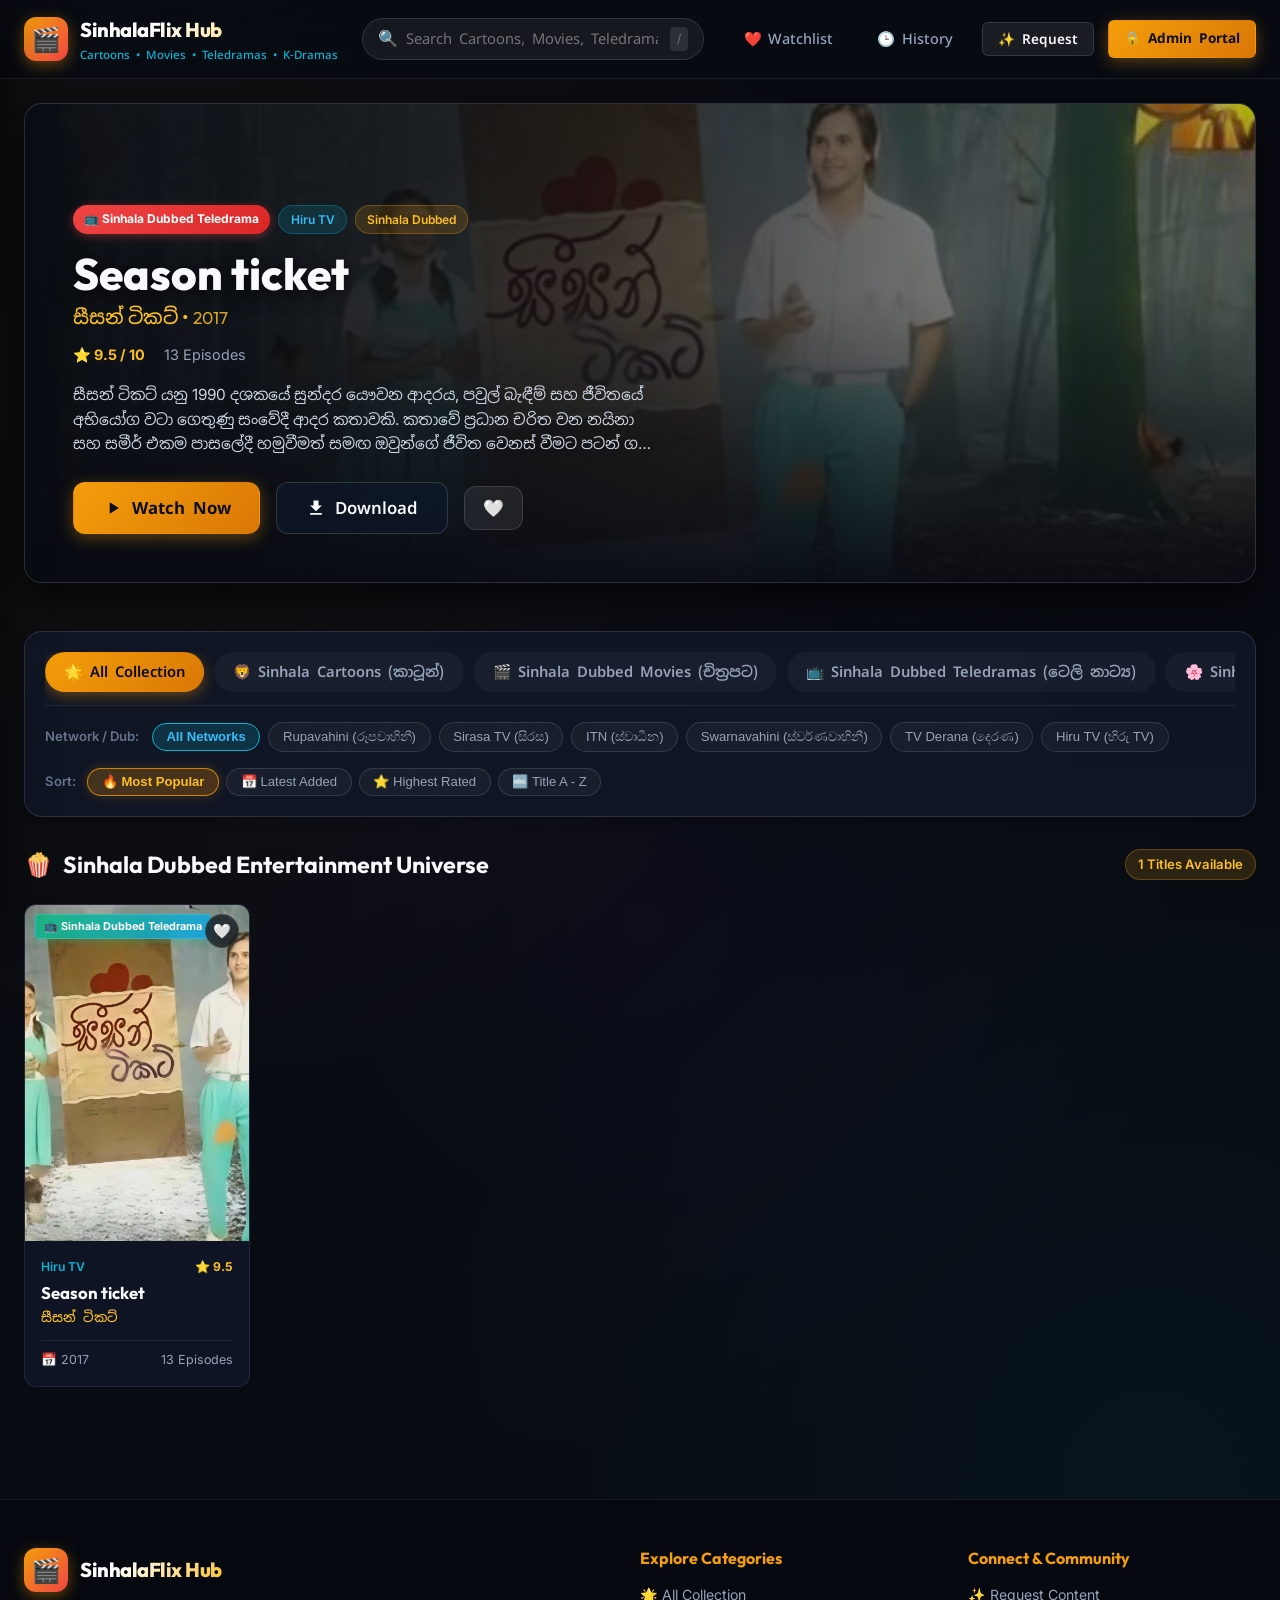
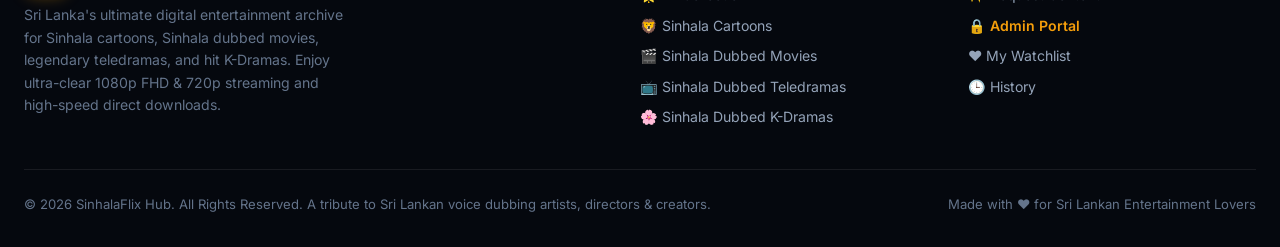
<file: movie.html>
<!DOCTYPE html>
<html lang="en">
<head>
  <meta charset="UTF-8" />
  <meta name="viewport" content="width=device-width, initial-scale=1.0" />
  <title>SinhalaFlix Hub | Movie Detail</title>
  <meta name="description" content="Watch online and download Sinhala dubbed movies, cartoons, K-Dramas and teledramas in 1080p FHD quality." />
  <meta name="theme-color" content="#080b12" />
  <meta property="og:type" content="video.movie" />

  <!-- Favicon -->
  <link rel="icon" type="image/svg+xml" href="assets/images/favicon.svg" />

  <!-- Stylesheets -->
  <link rel="stylesheet" href="css/main.css?v=20260916_11" />
  <link rel="stylesheet" href="css/movie-page.css?v=20260916_11" />
</head>
<body>

  <!-- ══════════════════════════════════════════
       STICKY HEADER
       ══════════════════════════════════════════ -->
  <header class="mp-header" id="mpHeader">
    <div class="container">
      <div class="mp-header-inner">

        <!-- Back Button -->
        <a href="index.html" class="mp-back-btn" id="btnBackHome">
          <svg width="16" height="16" viewBox="0 0 24 24" fill="currentColor"><path d="M20 11H7.83l5.59-5.59L12 4l-8 8 8 8 1.41-1.41L7.83 13H20v-2z"/></svg>
          <span>Back</span>
        </a>

        <!-- Sticky Title (visible on scroll) -->
        <span class="mp-sticky-title" id="mpStickyTitle"></span>

        <!-- Header Actions -->
        <div class="mp-header-actions">
          <button class="btn btn-secondary btn-sm mp-watchlist-btn" id="mpHeaderWatchlist" title="Watchlist">
            <span>🤍</span>
            <span>Watchlist</span>
          </button>
          <button class="btn btn-secondary btn-sm mp-share-btn" id="mpHeaderShare" title="Share">
            <span>🔗</span>
            <span>Share</span>
          </button>
          <a href="index.html" class="btn btn-primary btn-sm" title="Home">
            <span>🎬</span>
            <span>Home</span>
          </a>
        </div>

      </div>
    </div>
  </header>

  <main>

    <!-- ══════════════════════════════════════════
         HERO SECTION
         ══════════════════════════════════════════ -->
    <section class="mp-hero" id="mpHero">
      <!-- Blurred backdrop image -->
      <div class="mp-hero-backdrop" id="heroBackdrop"></div>
      <!-- Gradient overlay -->
      <div class="mp-hero-overlay"></div>

      <div class="container">
        <div class="mp-hero-content">

          <!-- ── Poster Column ── -->
          <div class="mp-poster-col">
            <div class="mp-poster-wrapper">
              <img id="heroPoster" src="assets/images/banner1.jpg" alt="Poster" />
              <div class="mp-poster-shine"></div>
            </div>
          </div>

          <!-- ── Info Column ── -->
          <div class="mp-info-col">

            <!-- Badges row -->
            <div class="mp-badges-row">
              <span class="mp-hero-badge badge-featured" id="itemBadge" style="display:none;"></span>
              <span class="badge-channel" id="itemChannel">Channel</span>
              <span class="badge-audio" id="itemAudio">Sinhala Dubbed</span>
            </div>

            <!-- Titles -->
            <h1 class="mp-title" id="itemTitleEn">Loading…</h1>
            <h2 class="mp-title-si" id="itemTitleSi"></h2>

            <!-- Meta row (no rating) -->
            <div class="mp-meta-row">
              <span class="mp-meta-item" id="itemYear">📅 —</span>
              <span class="mp-meta-sep">•</span>
              <span class="mp-meta-item" id="itemType">—</span>
            </div>

            <!-- Genre Tags -->
            <div class="mp-tags" id="itemTags"></div>

            <!-- Synopsis -->
            <p class="mp-synopsis" id="itemSynopsis"></p>
            <button class="mp-read-more" id="btnReadMore">Read more ▼</button>

            <!-- Action Buttons -->
            <div class="mp-action-row">
              <button class="btn btn-primary btn-lg" id="btnWatchNow">
                <svg width="20" height="20" viewBox="0 0 24 24" fill="currentColor"><path d="M8 5v14l11-7z"/></svg>
                <span>Watch Online</span>
              </button>
              <button class="btn btn-glass btn-lg" id="btnGoDownload">
                <svg width="20" height="20" viewBox="0 0 24 24" fill="currentColor"><path d="M19 9h-4V3H9v6H5l7 7 7-7zM5 18v2h14v-2H5z"/></svg>
                <span>Download</span>
              </button>
              <button class="btn btn-secondary btn-lg mp-watchlist-btn" id="mpHeroWatchlist" title="Add to Watchlist">
                🧑 Watchlist
              </button>
              <button class="btn btn-icon btn-lg mp-share-btn" id="mpHeroShare" title="Share">🔗</button>
            </div>

            <!-- Ad Notice -->
            <div class="mp-ad-notice">
              <span class="mp-ad-notice-icon">🚨</span>
              <div>
                <strong>වැදගත්:</strong> වෙනත් සයිට් එකකට Redirect වුණොත් 🕒 තත්පර කිහිපයක් රැඳී සිට <strong>Back</strong> වී, 🎬 <strong>Play Button</strong> හෝ ⬇️ <strong>Download Button</strong> එක නැවත Click කරන්න.
              </div>
            </div>

          </div>
        </div>
      </div>
    </section>

    <!-- ══════════════════════════════════════════
         INLINE VIDEO PLAYER  (hidden initially)
         ══════════════════════════════════════════ -->
    <section class="mp-player-section" id="playerSection" style="display:none;">
      <div class="container">
        <div class="mp-player-header">
          <h3 id="playerSectionTitle">Now Playing</h3>
          <button class="btn btn-secondary btn-sm" id="btnClosePlayer">✕ Close Player</button>
        </div>

        <!-- Video element & Google Drive iframe embed -->
        <div class="mp-player-wrap" id="mpPlayerWrap">
          <video
            id="mpVideoPlayer"
            class="mp-video"
            controls
            controlsList="nodownload"
            oncontextmenu="return false;"
            playsinline
            preload="metadata"
          ></video>
          <iframe
            id="mpIframePlayer"
            class="mp-video-iframe"
            style="display:none;"
            allow="autoplay; encrypted-media; fullscreen"
            allowfullscreen
          ></iframe>
          <!-- Shield to hide and block the top-right Google Drive pop-out / download icon -->
          <div class="mp-iframe-shield" id="mpIframeShield" style="display:none;"></div>
        </div>

        <!-- Server switcher -->
        <div class="mp-server-row" id="mpServerRow">
          <span class="mp-server-label">🚀 Stream Server:</span>
          <div class="mp-server-btns" id="mpServerBtns">
            <!-- populated by JS -->
          </div>
        </div>

        <!-- Server switch tip -->
        <div class="mp-server-notice" id="mpServerNotice">
          <span>⚠️</span>
          <div>
            <strong>Server 1 වැඩ නොකරන්නේ නම් Server 2 වෙත මාරු වන්න.</strong><br />
            If Server 1 does not work, switch to Server 2.
          </div>
        </div>

        <!-- Episode quick-selector inside player (series only) -->
        <div class="mp-ep-selector" id="mpEpSelectorInPlayer" style="display:none;">
          <h4>📺 Select Episode:</h4>
          <div class="mp-ep-btns" id="mpEpNumBtns">
            <!-- populated by JS -->
          </div>
        </div>
      </div>
    </section>

    <!-- ══════════════════════════════════════════
         EPISODES GRID  (series only, hidden for movies)
         ══════════════════════════════════════════ -->
    <section class="mp-episodes-section" id="episodesSection" style="display:none;">
      <div class="container">
        <div class="mp-section-header">
          <h2>📺 All Episodes</h2>
          <span class="mp-ep-count-badge" id="epCountBadge"></span>
        </div>
        <div class="mp-ep-grid" id="mpEpGrid">
          <!-- populated by JS -->
        </div>
      </div>
    </section>



    <!-- ══════════════════════════════════════════
         RELATED TITLES
         ══════════════════════════════════════════ -->
    <section class="mp-related-section" id="relatedSection">
      <div class="container">
        <div class="mp-section-header">
          <h2>🍿 You May Also Like</h2>
        </div>
        <div class="mp-related-grid" id="mpRelatedGrid">
          <!-- populated by JS -->
        </div>
      </div>
    </section>

  </main>

  <!-- ══════════════════════════════════════════
       FOOTER
       ══════════════════════════════════════════ -->
  <footer class="mp-footer">
    <div class="container">
      <div class="mp-footer-inner">
        <span>© 2026 SinhalaFlix Hub. All Rights Reserved. Made with ❤️ for Sri Lankan Entertainment Lovers.</span>
        <a href="index.html">← Back to Home</a>
      </div>
    </div>
  </footer>

  <!-- Toast Container -->
  <div class="toast-container" id="toastContainer"></div>

  <!-- Scripts with cache busting -->
  <script src="js/data.js?v=20260916_11"></script>
  <script src="js/storage.js?v=20260916_11"></script>
  <script src="js/movie-page.js?v=20260916_11"></script>

  <!-- Enforce 16:9 Backdrop Image for All Episode Cards -->
  <script>
    (function () {
      function apply16x9Backdrop() {
        var grid = document.getElementById("mpEpGrid");
        if (!grid) return;
        var params = new URLSearchParams(window.location.search);
        var id = params.get("id");
        if (!id || typeof StorageService === "undefined") return;

        var catalog = StorageService.getFullCatalog();
        var item = catalog.find(function(c) { return c.id === id; });
        if (!item) return;

        // Use the 16:9 widescreen backdrop image uploaded in admin panel
        var img16x9 = (item.backdrop && item.backdrop.trim()) ? item.backdrop.trim() : "";
        if (!img16x9 && item.episodes && item.episodes[0] && item.episodes[0].thumbnail) {
          img16x9 = item.episodes[0].thumbnail;
        }

        var cards = grid.querySelectorAll(".mp-ep-card");
        cards.forEach(function(card) {
          if (img16x9) {
            var img = card.querySelector(".mp-ep-thumb img");
            if (img) {
              var currentSrc = img.getAttribute("src");
              if (currentSrc !== img16x9 && img.src !== img16x9) {
                img.src = img16x9;
              }
            }
          }
        });
      }

      window.addEventListener("DOMContentLoaded", apply16x9Backdrop);
      window.addEventListener("load", apply16x9Backdrop);
      setTimeout(apply16x9Backdrop, 50);
      setTimeout(apply16x9Backdrop, 200);
      setTimeout(apply16x9Backdrop, 500);
      setTimeout(apply16x9Backdrop, 1200);

      try {
        var target = document.getElementById("mpEpGrid");
        if (target && window.MutationObserver) {
          var obs = new MutationObserver(function() { apply16x9Backdrop(); });
          obs.observe(target, { childList: true, subtree: true });
        }
      } catch(e) {}
    })();
  </script>

</body>
</html>
</file>
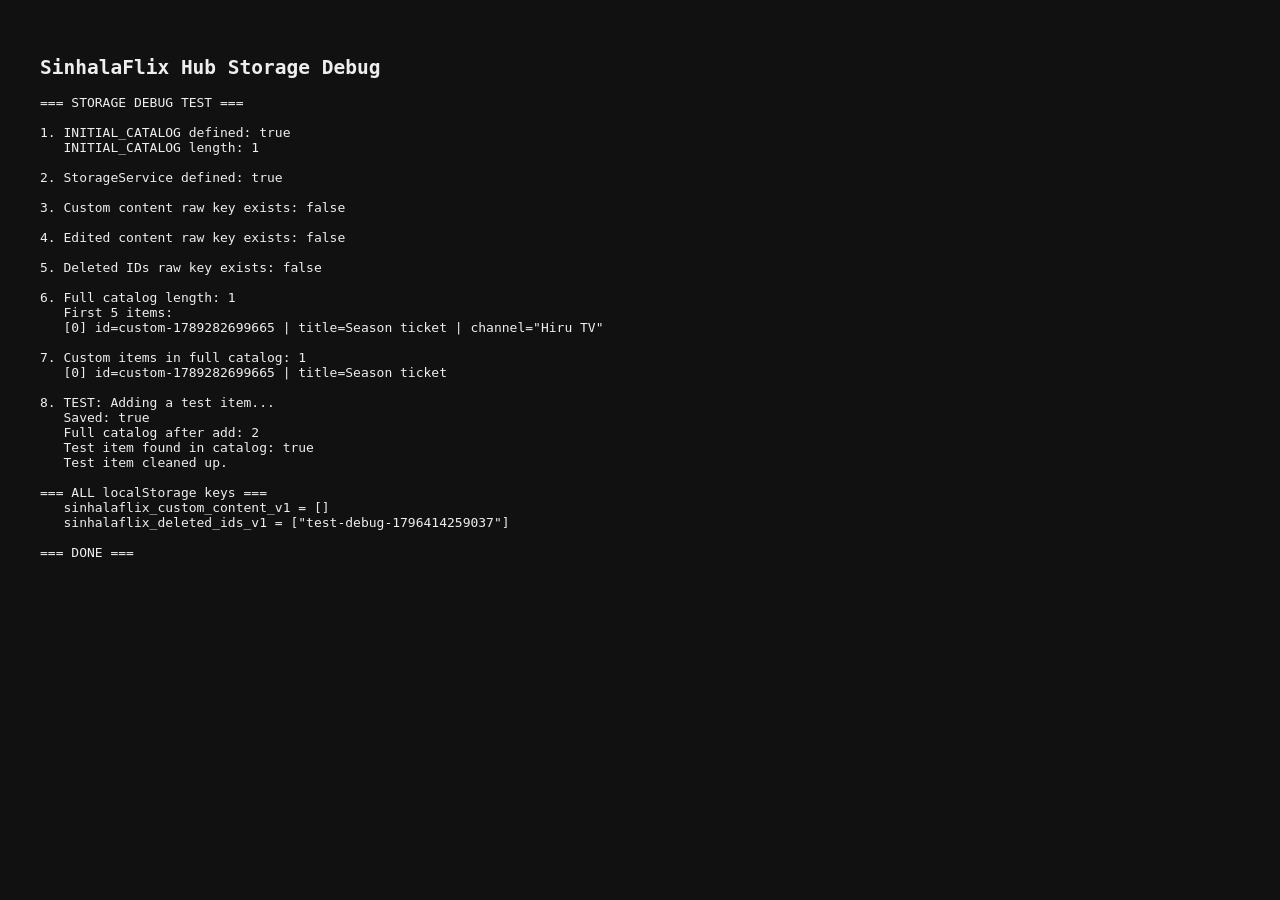
<file: test-storage.html>
<!DOCTYPE html>
<html>
<head><title>Storage Debug Test</title></head>
<body style="background:#111;color:#eee;font-family:monospace;padding:2rem;">
  <h2>SinhalaFlix Hub Storage Debug</h2>
  <pre id="output" style="white-space:pre-wrap;word-break:break-all;max-height:80vh;overflow:auto;"></pre>

  <script src="js/data.js"></script>
  <script src="js/storage.js"></script>
  <script>
    const log = (msg) => {
      document.getElementById('output').textContent += msg + '\n';
    };

    log('=== STORAGE DEBUG TEST ===\n');

    // 1. Check if INITIAL_CATALOG loaded
    log('1. INITIAL_CATALOG defined: ' + (typeof INITIAL_CATALOG !== 'undefined'));
    log('   INITIAL_CATALOG length: ' + (typeof INITIAL_CATALOG !== 'undefined' ? INITIAL_CATALOG.length : 'N/A'));

    // 2. Check if StorageService loaded
    log('\n2. StorageService defined: ' + (typeof StorageService !== 'undefined'));

    // 3. Check custom content in localStorage
    const customRaw = localStorage.getItem('sinhalaflix_custom_content_v1');
    log('\n3. Custom content raw key exists: ' + (customRaw !== null));
    if (customRaw) {
      try {
        const parsed = JSON.parse(customRaw);
        log('   Custom content count: ' + parsed.length);
        parsed.forEach((item, i) => {
          log('   [' + i + '] id=' + item.id + ' | title=' + item.titleEnglish + ' | channel=' + JSON.stringify(item.channel) + ' | category=' + item.category);
        });
      } catch(e) {
        log('   ERROR parsing custom content: ' + e.message);
      }
    }

    // 4. Check edited content
    const editedRaw = localStorage.getItem('sinhalaflix_edited_content_v1');
    log('\n4. Edited content raw key exists: ' + (editedRaw !== null));

    // 5. Check deleted IDs
    const deletedRaw = localStorage.getItem('sinhalaflix_deleted_ids_v1');
    log('\n5. Deleted IDs raw key exists: ' + (deletedRaw !== null));
    if (deletedRaw) {
      log('   Deleted IDs: ' + deletedRaw);
    }

    // 6. Full catalog via StorageService
    const fullCatalog = StorageService.getFullCatalog();
    log('\n6. Full catalog length: ' + fullCatalog.length);
    log('   First 5 items:');
    fullCatalog.slice(0, 5).forEach((item, i) => {
      log('   [' + i + '] id=' + item.id + ' | title=' + item.titleEnglish + ' | channel=' + JSON.stringify(item.channel));
    });

    // 7. Check for any custom items in full catalog
    const customItems = fullCatalog.filter(i => i.id && i.id.startsWith('custom-'));
    log('\n7. Custom items in full catalog: ' + customItems.length);
    customItems.forEach((item, i) => {
      log('   [' + i + '] id=' + item.id + ' | title=' + item.titleEnglish);
    });

    // 8. Test adding a dummy item
    log('\n8. TEST: Adding a test item...');
    const testItem = {
      id: 'test-debug-' + Date.now(),
      titleEnglish: 'Debug Test Item',
      titleSinhala: 'ටෙස්ට්',
      type: 'series',
      category: 'cartoons',
      channel: 'Rupavahini',
      year: 2024,
      rating: 9.5,
      audio: 'Sinhala Dubbed',
      poster: 'assets/images/banner1.jpg',
      backdrop: 'assets/images/banner1.jpg',
      badge: 'Test',
      director: 'Test',
      dubTeam: 'Test',
      synopsisEnglish: 'Test',
      synopsisSinhala: 'Test',
      tags: ['cartoons'],
      isFeatured: false,
      trending: true,
      views: '1K',
      likes: '50',
      episodes: [{
        epNumber: 1,
        titleEnglish: 'Episode 1',
        titleSinhala: '01 වන කොටස',
        thumbnail: 'assets/images/banner1.jpg',
        streamSources: [{server: 'Server 1', url: 'https://commondatastorage.googleapis.com/gtv-videos-bucket/sample/BigBuckBunny.mp4'}],
        downloads: {fhd: 'https://commondatastorage.googleapis.com/gtv-videos-bucket/sample/BigBuckBunny.mp4'}
      }],
      episodesCount: 1
    };
    const saved = StorageService.saveCustomContent(testItem);
    log('   Saved: ' + saved);

    // Re-read
    const fullCatalog2 = StorageService.getFullCatalog();
    log('   Full catalog after add: ' + fullCatalog2.length);
    const found = fullCatalog2.find(i => i.id === testItem.id);
    log('   Test item found in catalog: ' + !!found);

    // Clean up test item
    StorageService.deleteContent(testItem.id);
    log('   Test item cleaned up.');

    log('\n=== ALL localStorage keys ===');
    for (let i = 0; i < localStorage.length; i++) {
      const key = localStorage.key(i);
      const val = localStorage.getItem(key);
      log('   ' + key + ' = ' + (val ? val.substring(0, 100) + (val.length > 100 ? '...' : '') : 'null'));
    }

    log('\n=== DONE ===');
  </script>
</body>
</html>
</file>
<file: css/main.css>
/* ==========================================================================
   Sinhala Dubbed Cartoons & Movies - Main CSS & Design Tokens
   සිංහල කාටූන් සහ සිනමා මූලික මෝස්තර පද්ධතිය
   ========================================================================== */

@import url('https://fonts.googleapis.com/css2?family=Inter:wght@300;400;500;600;700;800&family=Noto+Sans+Sinhala:wght@300;400;500;600;700;800&family=Outfit:wght@400;500;600;700;800;900&display=swap');

:root {
  /* Color Palette */
  --bg-primary: #080b12;
  --bg-secondary: #0f1422;
  --bg-card: rgba(18, 25, 43, 0.75);
  --bg-card-hover: rgba(28, 38, 64, 0.9);
  --bg-glass: rgba(15, 20, 34, 0.85);
  --bg-glass-card: rgba(255, 255, 255, 0.04);

  --accent-gold: #f59e0b;
  --accent-gold-glow: rgba(245, 158, 11, 0.4);
  --accent-cyan: #06b6d4;
  --accent-cyan-glow: rgba(6, 182, 212, 0.4);
  --accent-red: #ef4444;
  --accent-emerald: #10b981;
  --accent-purple: #8b5cf6;

  --text-primary: #f8fafc;
  --text-secondary: #94a3b8;
  --text-muted: #64748b;
  --text-gold: #fbbf24;

  --border-subtle: rgba(255, 255, 255, 0.08);
  --border-highlight: rgba(245, 158, 11, 0.3);
  --border-glass: rgba(255, 255, 255, 0.12);

  /* Typography */
  --font-sinhala: 'Noto Sans Sinhala', -apple-system, BlinkMacSystemFont, sans-serif;
  --font-heading: 'Outfit', 'Noto Sans Sinhala', sans-serif;
  --font-body: 'Inter', 'Noto Sans Sinhala', sans-serif;

  /* Shadows & Glows */
  --shadow-sm: 0 2px 8px rgba(0, 0, 0, 0.4);
  --shadow-md: 0 8px 24px rgba(0, 0, 0, 0.5);
  --shadow-lg: 0 16px 40px rgba(0, 0, 0, 0.7);
  --shadow-gold: 0 0 25px rgba(245, 158, 11, 0.35);
  --shadow-cyan: 0 0 25px rgba(6, 182, 212, 0.35);

  /* Transitions */
  --transition-fast: 0.18s cubic-bezier(0.4, 0, 0.2, 1);
  --transition-smooth: 0.3s cubic-bezier(0.4, 0, 0.2, 1);
  --transition-bounce: 0.45s cubic-bezier(0.175, 0.885, 0.32, 1.275);

  --radius-sm: 6px;
  --radius-md: 12px;
  --radius-lg: 18px;
  --radius-full: 9999px;
}

/* Reset & Base */
*, *::before, *::after {
  box-sizing: border-box;
  margin: 0;
  padding: 0;
}

html {
  scroll-behavior: smooth;
  color-scheme: dark;
  width: 100%;
  max-width: 100%;
  overflow-x: hidden;
}

body {
  font-family: var(--font-body);
  background-color: var(--bg-primary);
  color: var(--text-primary);
  line-height: 1.6;
  min-height: 100vh;
  width: 100%;
  max-width: 100%;
  overflow-x: hidden;
  position: relative;
  background-image: 
    radial-gradient(circle at 10% 20%, rgba(245, 158, 11, 0.05) 0%, transparent 40%),
    radial-gradient(circle at 90% 80%, rgba(6, 182, 212, 0.05) 0%, transparent 40%),
    radial-gradient(circle at 50% 50%, rgba(139, 92, 246, 0.03) 0%, transparent 50%);
}

/* Custom Modern Scrollbars */
::-webkit-scrollbar {
  width: 9px;
  height: 9px;
}

::-webkit-scrollbar-track {
  background: var(--bg-primary);
}

::-webkit-scrollbar-thumb {
  background: #1e293b;
  border-radius: 6px;
  border: 2px solid var(--bg-primary);
}

::-webkit-scrollbar-thumb:hover {
  background: var(--accent-gold);
}

/* Typography styles */
h1, h2, h3, h4, h5, h6 {
  font-family: var(--font-heading);
  color: var(--text-primary);
  font-weight: 700;
  line-height: 1.25;
}

a {
  color: inherit;
  text-decoration: none;
  transition: color var(--transition-fast);
}

img {
  max-width: 100%;
  display: block;
  object-fit: cover;
}

/* Container */
.container {
  width: 100%;
  max-width: 1360px;
  margin: 0 auto;
  padding: 0 1.5rem;
}

/* Buttons */
.btn {
  display: inline-flex;
  align-items: center;
  justify-content: center;
  gap: 0.55rem;
  font-family: var(--font-sinhala);
  font-weight: 600;
  font-size: 0.95rem;
  padding: 0.68rem 1.35rem;
  border-radius: var(--radius-md);
  border: 1px solid transparent;
  cursor: pointer;
  transition: all var(--transition-smooth);
  user-select: none;
  white-space: nowrap;
}

.btn-primary {
  background: linear-gradient(135deg, #f59e0b 0%, #d97706 100%);
  color: #0b0f19;
  box-shadow: 0 4px 16px rgba(245, 158, 11, 0.35);
  font-weight: 700;
}

.btn-primary:hover {
  background: linear-gradient(135deg, #fbbf24 0%, #f59e0b 100%);
  box-shadow: 0 6px 22px rgba(245, 158, 11, 0.5);
  transform: translateY(-2px);
}

.btn-secondary {
  background: rgba(255, 255, 255, 0.08);
  color: var(--text-primary);
  border: 1px solid var(--border-glass);
  backdrop-filter: blur(10px);
}

.btn-secondary:hover {
  background: rgba(255, 255, 255, 0.15);
  border-color: var(--text-primary);
  transform: translateY(-2px);
}

.btn-glass {
  background: rgba(15, 23, 42, 0.65);
  color: var(--text-primary);
  border: 1px solid rgba(255, 255, 255, 0.15);
  backdrop-filter: blur(16px);
}

.btn-glass:hover {
  background: rgba(30, 41, 59, 0.85);
  border-color: var(--accent-gold);
  color: var(--accent-gold);
  transform: translateY(-2px);
}

.btn-telegram {
  background: linear-gradient(135deg, #229ED9 0%, #0088cc 100%);
  color: #ffffff;
  box-shadow: 0 4px 15px rgba(34, 158, 217, 0.35);
}

.btn-telegram:hover {
  background: #2cb5f6;
  transform: translateY(-2px);
}

.btn-icon {
  width: 44px;
  height: 44px;
  padding: 0;
  border-radius: var(--radius-full);
  background: rgba(255, 255, 255, 0.08);
  border: 1px solid var(--border-glass);
  color: var(--text-primary);
  font-size: 1.25rem;
}

.btn-icon:hover {
  background: rgba(255, 255, 255, 0.18);
  transform: scale(1.08);
}

.btn-like {
  background: rgba(244, 63, 94, 0.12);
  color: #fda4af;
  border: 1px solid rgba(244, 63, 94, 0.35);
  gap: 0.4rem;
  transition: background 0.2s, border-color 0.2s, transform 0.15s, box-shadow 0.2s;
}

.btn-like:hover {
  background: rgba(244, 63, 94, 0.22);
  border-color: rgba(244, 63, 94, 0.6);
  transform: translateY(-2px);
}

.btn-like.liked {
  background: linear-gradient(135deg, rgba(244, 63, 94, 0.35), rgba(251, 113, 133, 0.25));
  border-color: #f43f5e;
  color: #fda4af;
  box-shadow: 0 4px 18px rgba(244, 63, 94, 0.3);
}

@keyframes likePop {
  0%   { transform: scale(1); }
  40%  { transform: scale(1.25) rotate(-8deg); }
  70%  { transform: scale(0.95) rotate(4deg); }
  100% { transform: scale(1); }
}

.btn-like.like-pop {
  animation: likePop 0.4s ease forwards;
}

.btn-lg {
  padding: 0.85rem 1.8rem;
  font-size: 1.05rem;
  border-radius: var(--radius-md);
}

.btn-sm {
  padding: 0.45rem 0.95rem;
  font-size: 0.85rem;
  border-radius: var(--radius-sm);
}

.btn-xs {
  padding: 0.28rem 0.65rem;
  font-size: 0.78rem;
  border-radius: 4px;
}

/* Badges & Tags */
.badge-featured {
  background: linear-gradient(135deg, #ef4444, #dc2626);
  color: #ffffff;
  font-size: 0.75rem;
  font-weight: 700;
  padding: 0.25rem 0.7rem;
  border-radius: var(--radius-full);
  box-shadow: 0 2px 10px rgba(239, 68, 68, 0.4);
}

.badge-channel {
  background: rgba(6, 182, 212, 0.15);
  color: #38bdf8;
  border: 1px solid rgba(6, 182, 212, 0.3);
  font-size: 0.75rem;
  font-weight: 600;
  padding: 0.25rem 0.7rem;
  border-radius: var(--radius-full);
}

.badge-audio {
  background: rgba(245, 158, 11, 0.15);
  color: #fbbf24;
  border: 1px solid rgba(245, 158, 11, 0.3);
  font-size: 0.75rem;
  font-weight: 600;
  padding: 0.25rem 0.7rem;
  border-radius: var(--radius-full);
}

/* Form inputs */
.form-group {
  margin-bottom: 1.1rem;
}

.form-group label {
  display: block;
  font-size: 0.88rem;
  color: var(--text-secondary);
  margin-bottom: 0.35rem;
  font-weight: 500;
}

.form-group input,
.form-group select,
.form-group textarea {
  width: 100%;
  padding: 0.75rem 1rem;
  background: rgba(15, 20, 34, 0.8);
  border: 1px solid var(--border-glass);
  border-radius: var(--radius-md);
  color: var(--text-primary);
  font-family: var(--font-sinhala);
  font-size: 0.95rem;
  transition: all var(--transition-fast);
}

.form-group input:focus,
.form-group select:focus,
.form-group textarea:focus {
  outline: none;
  border-color: var(--accent-gold);
  box-shadow: 0 0 15px rgba(245, 158, 11, 0.25);
  background: rgba(18, 25, 43, 0.95);
}

.form-row {
  display: grid;
  grid-template-columns: repeat(auto-fit, minmax(220px, 1fr));
  gap: 1rem;
}

/* Toast Notification Styles */
.toast-container {
  position: fixed;
  bottom: 2rem;
  right: 2rem;
  z-index: 10000;
  display: flex;
  flex-direction: column;
  gap: 0.8rem;
  pointer-events: none;
}

.toast-message {
  pointer-events: auto;
  display: flex;
  align-items: center;
  gap: 0.75rem;
  background: rgba(15, 23, 42, 0.95);
  border: 1px solid var(--border-glass);
  border-left: 4px solid var(--accent-gold);
  color: var(--text-primary);
  padding: 0.9rem 1.4rem;
  border-radius: var(--radius-md);
  box-shadow: var(--shadow-lg);
  backdrop-filter: blur(16px);
  animation: slideInRight 0.35s ease forwards;
  max-width: 420px;
  font-size: 0.92rem;
}

.toast-success {
  border-left-color: var(--accent-emerald);
}

.toast-error {
  border-left-color: var(--accent-red);
}

.toast-message.fade-out {
  animation: fadeOutRight 0.4s ease forwards;
}

@keyframes slideInRight {
  from { opacity: 0; transform: translateX(50px); }
  to { opacity: 1; transform: translateX(0); }
}

@keyframes fadeOutRight {
  from { opacity: 1; transform: translateX(0); }
  to { opacity: 0; transform: translateX(50px); }
}

/* Download Progress Toast in bottom right */
.download-progress-toast {
  pointer-events: auto;
  background: rgba(15, 23, 42, 0.97);
  border: 1px solid var(--border-highlight);
  border-radius: var(--radius-md);
  padding: 1rem 1.2rem;
  box-shadow: var(--shadow-lg);
  width: 340px;
  font-size: 0.88rem;
  animation: slideInRight 0.35s ease forwards;
}

.download-progress-toast.fade-out {
  animation: fadeOutRight 0.4s ease forwards;
}

.dl-toast-header {
  display: flex;
  justify-content: space-between;
  align-items: center;
  font-weight: 600;
  margin-bottom: 0.5rem;
}

.dl-toast-percent {
  color: var(--accent-gold);
  font-weight: 700;
}

.dl-toast-bar {
  width: 100%;
  height: 7px;
  background: rgba(255, 255, 255, 0.1);
  border-radius: var(--radius-full);
  overflow: hidden;
  margin-bottom: 0.4rem;
}

.dl-toast-fill {
  height: 100%;
  background: linear-gradient(90deg, #f59e0b, #10b981);
  border-radius: var(--radius-full);
  transition: width 0.25s ease;
}

.dl-toast-footer {
  font-size: 0.76rem;
  color: var(--text-muted);
}

/* Hide native browser video download button */
video::-internal-media-controls-download-button,
video::-webkit-media-controls-download-button {
  display: none !important;
}
video::-webkit-media-controls-enclosure {
  overflow: hidden;
}

/* Shield to cover and disable external pop-out icon in embedded iframes */
.iframe-shield {
  position: absolute;
  top: 0;
  right: 0;
  width: 60px;
  height: 56px;
  background: #000;
  z-index: 10;
  cursor: default;
  pointer-events: auto;
}

.player-wrap.has-error,
.player-wrap:has(.mp-player-error-overlay),
.mp-player-wrap.has-error,
.mp-player-wrap:has(.mp-player-error-overlay) {
  min-height: 290px;
}

/* In-player Error Recovery Overlay */
.mp-player-error-overlay {
  position: absolute;
  inset: 0;
  background: rgba(10, 14, 26, 0.95);
  backdrop-filter: blur(12px);
  -webkit-backdrop-filter: blur(12px);
  display: flex;
  flex-direction: column;
  align-items: center;
  justify-content: center;
  padding: 0.9rem 0.75rem;
  text-align: center;
  z-index: 25;
  color: #fff;
  animation: fadeIn 0.25s ease;
  overflow-y: auto;
  -webkit-overflow-scrolling: touch;
}
.mp-err-icon {
  font-size: 1.8rem;
  margin-bottom: 0.3rem;
  line-height: 1;
}
.mp-err-title {
  font-size: 0.98rem;
  font-weight: 700;
  color: #f1f5f9;
  margin-bottom: 0.25rem;
  line-height: 1.35;
  max-width: 440px;
}
.mp-err-desc {
  font-size: 0.78rem;
  color: #94a3b8;
  max-width: 440px;
  line-height: 1.4;
  margin-bottom: 0.75rem;
}
.mp-err-actions {
  display: flex;
  gap: 0.45rem;
  flex-wrap: wrap;
  justify-content: center;
  align-items: center;
  max-width: 360px;
}
.btn-mp-switch {
  display: inline-flex;
  align-items: center;
  gap: 0.35rem;
  padding: 0.48rem 0.95rem;
  background: linear-gradient(135deg, #f59e0b, #d97706);
  color: #000;
  font-weight: 700;
  font-size: 0.8rem;
  border-radius: 8px;
  border: none;
  cursor: pointer;
  transition: transform 0.15s ease, box-shadow 0.15s ease;
}
.btn-mp-switch:hover {
  transform: translateY(-1px);
  box-shadow: 0 4px 14px rgba(245, 158, 11, 0.4);
}
.btn-mp-ext {
  display: inline-flex;
  align-items: center;
  gap: 0.35rem;
  padding: 0.48rem 0.95rem;
  background: rgba(255, 255, 255, 0.08);
  border: 1px solid rgba(255, 255, 255, 0.2);
  color: #e2e8f0;
  font-weight: 600;
  font-size: 0.8rem;
  border-radius: 8px;
  text-decoration: none;
  cursor: pointer;
  font-family: inherit;
  transition: all 0.15s ease;
}
.btn-mp-ext:hover {
  background: rgba(255, 255, 255, 0.16);
  color: #fff;
}

@media (max-width: 640px) {
  .player-wrap.has-error,
  .player-wrap:has(.mp-player-error-overlay),
  .mp-player-wrap.has-error,
  .mp-player-wrap:has(.mp-player-error-overlay) {
    min-height: 285px;
  }
  .mp-player-error-overlay {
    padding: 0.65rem 0.5rem;
  }
  .mp-err-icon {
    font-size: 1.4rem;
    margin-bottom: 0.18rem;
  }
  .mp-err-title {
    font-size: 0.86rem;
    line-height: 1.3;
    margin-bottom: 0.18rem;
  }
  .mp-err-desc {
    font-size: 0.72rem;
    line-height: 1.3;
    margin-bottom: 0.55rem;
  }
  .mp-err-actions {
    gap: 0.35rem;
    max-width: 320px;
  }
  .btn-mp-switch,
  .btn-mp-ext {
    padding: 0.4rem 0.7rem;
    font-size: 0.75rem;
    border-radius: 6px;
  }
}
</file>
<file: css/components.css>
/* ==========================================================================
   Sinhala Dubbed Cartoons & Movies - Components CSS
   සියලුම අතුරුමුහුණත් උපාංග මෝස්තර
   ========================================================================== */

/* --- Navigation Header --- */
.site-header {
  position: sticky;
  top: 0;
  left: 0;
  width: 100%;
  z-index: 1000;
  background: rgba(8, 11, 18, 0.85);
  backdrop-filter: blur(20px);
  -webkit-backdrop-filter: blur(20px);
  border-bottom: 1px solid var(--border-subtle);
  padding: 0.85rem 0;
  transition: all var(--transition-smooth);
}

.header-inner {
  display: flex;
  align-items: center;
  justify-content: space-between;
  gap: 1.5rem;
}

/* Brand Logo */
.brand-logo {
  display: flex;
  align-items: center;
  gap: 0.75rem;
  font-family: var(--font-heading);
  text-decoration: none;
}

.brand-icon-box {
  width: 44px;
  height: 44px;
  background: linear-gradient(135deg, #f59e0b, #ef4444);
  border-radius: var(--radius-md);
  display: flex;
  align-items: center;
  justify-content: center;
  font-size: 1.5rem;
  box-shadow: 0 4px 15px rgba(245, 158, 11, 0.4);
}

.brand-text {
  display: flex;
  flex-direction: column;
}

.brand-name {
  font-size: 1.25rem;
  font-weight: 800;
  background: linear-gradient(135deg, #ffffff 30%, #fbbf24 100%);
  -webkit-background-clip: text;
  -webkit-text-fill-color: transparent;
  letter-spacing: -0.5px;
}

.brand-tagline {
  font-size: 0.72rem;
  color: var(--accent-cyan);
  font-family: var(--font-sinhala);
  font-weight: 500;
}

/* Search Bar in Header */
.header-search-wrapper {
  flex: 1;
  max-width: 480px;
  position: relative;
}

.search-input-box {
  position: relative;
  display: flex;
  align-items: center;
}

.search-icon-left {
  position: absolute;
  left: 1rem;
  color: var(--text-muted);
  pointer-events: none;
  font-size: 1rem;
}

.search-input {
  width: 100%;
  padding: 0.65rem 2.8rem 0.65rem 2.7rem;
  background: rgba(255, 255, 255, 0.06);
  border: 1px solid var(--border-glass);
  border-radius: var(--radius-full);
  color: var(--text-primary);
  font-family: var(--font-sinhala);
  font-size: 0.92rem;
  transition: all var(--transition-smooth);
}

.search-input:focus {
  outline: none;
  background: rgba(18, 25, 43, 0.95);
  border-color: var(--accent-gold);
  box-shadow: var(--shadow-gold);
}

.search-clear-btn {
  position: absolute;
  right: 0.85rem;
  background: transparent;
  border: none;
  color: var(--text-muted);
  cursor: pointer;
  font-size: 1rem;
  display: none;
}

.search-clear-btn:hover {
  color: var(--text-primary);
}

.search-kbd-hint {
  position: absolute;
  right: 1rem;
  background: rgba(255, 255, 255, 0.1);
  padding: 0.15rem 0.45rem;
  border-radius: 4px;
  font-size: 0.75rem;
  color: var(--text-muted);
  pointer-events: none;
}

/* Search Suggestions Dropdown */
.search-suggestions-dropdown {
  position: absolute;
  top: calc(100% + 8px);
  left: 0;
  right: 0;
  background: rgba(10, 15, 28, 0.98);
  backdrop-filter: blur(20px);
  -webkit-backdrop-filter: blur(20px);
  border: 1px solid rgba(245, 158, 11, 0.35);
  border-radius: 14px;
  box-shadow: 0 16px 45px rgba(0, 0, 0, 0.8), 0 0 24px rgba(245, 158, 11, 0.15);
  z-index: 1050;
  max-height: 440px;
  overflow-y: auto;
  overflow-x: hidden;
  padding: 0.5rem;
  scrollbar-width: thin;
  scrollbar-color: rgba(245, 158, 11, 0.4) transparent;
  animation: fadeIn 0.18s cubic-bezier(0.16, 1, 0.3, 1);
}

.search-sug-header {
  display: flex;
  align-items: center;
  justify-content: space-between;
  padding: 0.4rem 0.65rem 0.45rem;
  font-size: 0.74rem;
  font-weight: 700;
  color: var(--accent-gold);
  border-bottom: 1px solid rgba(255, 255, 255, 0.08);
  margin-bottom: 0.35rem;
  text-transform: uppercase;
  letter-spacing: 0.5px;
}

.search-sug-item {
  display: flex;
  align-items: center;
  gap: 0.75rem;
  padding: 0.55rem 0.65rem;
  border-radius: 9px;
  cursor: pointer;
  transition: all 0.15s ease;
  border: 1px solid transparent;
  text-decoration: none;
  color: inherit;
}

.search-sug-item:hover,
.search-sug-item.selected {
  background: rgba(245, 158, 11, 0.14);
  border-color: rgba(245, 158, 11, 0.35);
  transform: translateX(3px);
}

.search-sug-thumb {
  width: 44px;
  height: 60px;
  border-radius: 6px;
  object-fit: cover;
  flex-shrink: 0;
  box-shadow: 0 3px 10px rgba(0, 0, 0, 0.5);
  background: #151b2e;
}

.search-sug-info {
  flex: 1;
  min-width: 0;
  display: flex;
  flex-direction: column;
  gap: 0.15rem;
}

.search-sug-title-en {
  font-size: 0.88rem;
  font-weight: 600;
  color: #fff;
  white-space: nowrap;
  overflow: hidden;
  text-overflow: ellipsis;
}

.search-sug-title-si {
  font-size: 0.78rem;
  color: var(--text-secondary);
  white-space: nowrap;
  overflow: hidden;
  text-overflow: ellipsis;
  font-family: var(--font-sinhala);
}

.search-sug-meta {
  display: flex;
  align-items: center;
  gap: 0.45rem;
  font-size: 0.72rem;
  color: var(--text-muted);
  margin-top: 0.15rem;
}

.search-sug-badge {
  display: inline-block;
  padding: 0.1rem 0.4rem;
  border-radius: 4px;
  font-size: 0.68rem;
  font-weight: 600;
  background: rgba(245, 158, 11, 0.18);
  color: var(--accent-gold);
}

.search-sug-empty {
  padding: 1.25rem 1rem;
  text-align: center;
  color: var(--text-secondary);
  font-size: 0.85rem;
}

/* Header Actions */
.header-actions {
  display: flex;
  align-items: center;
  gap: 0.85rem;
}

.nav-link-btn {
  display: flex;
  align-items: center;
  gap: 0.4rem;
  background: transparent;
  border: 1px solid transparent;
  color: var(--text-secondary);
  font-family: var(--font-sinhala);
  font-size: 0.9rem;
  font-weight: 500;
  padding: 0.55rem 0.9rem;
  border-radius: var(--radius-md);
  cursor: pointer;
  transition: all var(--transition-fast);
}

.nav-link-btn:hover {
  color: var(--text-primary);
  background: rgba(255, 255, 255, 0.06);
  border-color: var(--border-subtle);
}

.mobile-menu-toggle {
  display: none;
  background: transparent;
  border: none;
  color: var(--text-primary);
  font-size: 1.5rem;
  cursor: pointer;
}

/* --- Hero Banner Carousel --- */
.hero-banner-section {
  position: relative;
  padding: 1.5rem 0 2rem;
}

.hero-carousel-wrapper {
  position: relative;
  border-radius: var(--radius-lg);
  overflow: hidden;
  box-shadow: var(--shadow-lg);
  min-height: 480px;
  background: var(--bg-secondary);
  border: 1px solid var(--border-glass);
}

.hero-slide {
  position: absolute;
  top: 0;
  left: 0;
  width: 100%;
  height: 100%;
  opacity: 0;
  visibility: hidden;
  transition: opacity 0.7s ease, visibility 0.7s ease;
  display: flex;
  align-items: flex-end;
}

.hero-slide.active {
  opacity: 1;
  visibility: visible;
}

.hero-bg-img {
  position: absolute;
  top: 0;
  left: 0;
  width: 100%;
  height: 100%;
  object-fit: cover;
  object-position: center 30%;
  transform: scale(1.02);
  transition: transform 7s ease-out;
}

.hero-slide.active .hero-bg-img {
  transform: scale(1.08);
}

.hero-bg-overlay {
  position: absolute;
  top: 0;
  left: 0;
  width: 100%;
  height: 100%;
  background: linear-gradient(
    90deg,
    rgba(8, 11, 18, 0.95) 0%,
    rgba(8, 11, 18, 0.8) 45%,
    rgba(8, 11, 18, 0.3) 100%
  ),
  linear-gradient(
    0deg,
    rgba(8, 11, 18, 0.95) 0%,
    transparent 60%
  );
  z-index: 1;
}

.hero-content {
  position: relative;
  z-index: 2;
  padding: 3rem;
  max-width: 680px;
}

.hero-badges {
  display: flex;
  flex-wrap: wrap;
  gap: 0.5rem;
  margin-bottom: 0.9rem;
}

.hero-title {
  font-size: 2.75rem;
  font-weight: 800;
  margin-bottom: 0.35rem;
  line-height: 1.15;
  text-shadow: 0 4px 20px rgba(0,0,0,0.8);
}

.hero-subtitle {
  font-size: 1.2rem;
  font-weight: 500;
  color: var(--text-gold);
  margin-bottom: 0.85rem;
}

.hero-meta {
  display: flex;
  align-items: center;
  gap: 1.2rem;
  font-size: 0.9rem;
  color: var(--text-secondary);
  margin-bottom: 1.1rem;
}

.hero-rating {
  color: #fbbf24;
  font-weight: 700;
}

.hero-desc {
  font-size: 0.96rem;
  color: #cbd5e1;
  line-height: 1.6;
  margin-bottom: 1.6rem;
  display: -webkit-box;
  -webkit-line-clamp: 3;
  -webkit-box-orient: vertical;
  overflow: hidden;
}

.hero-actions {
  display: flex;
  align-items: center;
  gap: 1rem;
}

/* Indicators */
.hero-indicators {
  position: absolute;
  bottom: 1.5rem;
  right: 2rem;
  z-index: 3;
  display: flex;
  gap: 0.5rem;
}

.hero-indicator {
  width: 28px;
  height: 6px;
  border-radius: var(--radius-full);
  background: rgba(255, 255, 255, 0.25);
  border: none;
  cursor: pointer;
  transition: all var(--transition-smooth);
}

.hero-indicator.active {
  background: var(--accent-gold);
  width: 44px;
  box-shadow: 0 0 12px var(--accent-gold-glow);
}

/* --- Continue Watching Shelf --- */
.continue-watching-section {
  padding: 1.5rem 0;
  margin-bottom: 1rem;
}

.section-header {
  display: flex;
  align-items: center;
  justify-content: space-between;
  margin-bottom: 1.25rem;
}

.section-title {
  display: flex;
  align-items: center;
  gap: 0.6rem;
  font-size: 1.45rem;
  font-weight: 700;
}

.section-title-icon {
  color: var(--accent-gold);
}

.continue-grid {
  display: grid;
  grid-template-columns: repeat(auto-fill, minmax(260px, 1fr));
  gap: 1.25rem;
}

.continue-card {
  background: var(--bg-card);
  border-radius: var(--radius-md);
  border: 1px solid var(--border-subtle);
  overflow: hidden;
  transition: all var(--transition-smooth);
}

.continue-card:hover {
  transform: translateY(-4px);
  border-color: var(--border-highlight);
  box-shadow: var(--shadow-md);
}

.continue-thumb {
  position: relative;
  aspect-ratio: 16 / 9;
  background: #000;
  overflow: hidden;
}

.continue-thumb img {
  width: 100%;
  height: 100%;
  object-fit: cover;
  opacity: 0.85;
}

.continue-play-btn {
  position: absolute;
  top: 50%;
  left: 50%;
  transform: translate(-50%, -50%);
  width: 48px;
  height: 48px;
  border-radius: var(--radius-full);
  background: rgba(245, 158, 11, 0.9);
  color: #0b0f19;
  border: none;
  display: flex;
  align-items: center;
  justify-content: center;
  cursor: pointer;
  box-shadow: 0 4px 15px rgba(0, 0, 0, 0.5);
  transition: all var(--transition-fast);
}

.continue-play-btn:hover {
  transform: translate(-50%, -50%) scale(1.15);
  background: #fbbf24;
}

.continue-progress-bar {
  position: absolute;
  bottom: 0;
  left: 0;
  width: 100%;
  height: 4px;
  background: rgba(255, 255, 255, 0.2);
}

.continue-progress-fill {
  height: 100%;
  background: var(--accent-gold);
}

.continue-info {
  padding: 0.85rem 1rem;
}

.continue-title {
  font-size: 0.95rem;
  font-weight: 600;
  white-space: nowrap;
  overflow: hidden;
  text-overflow: ellipsis;
  margin-bottom: 0.2rem;
}

.continue-sub {
  font-size: 0.78rem;
  color: var(--accent-cyan);
}

/* --- Filter & Category Bar --- */
.filter-bar-container {
  background: var(--bg-card);
  border: 1px solid var(--border-glass);
  border-radius: var(--radius-lg);
  padding: 1.25rem;
  margin-bottom: 2rem;
  box-shadow: var(--shadow-sm);
}

.category-tabs-list {
  display: flex;
  align-items: center;
  gap: 0.6rem;
  overflow-x: auto;
  -webkit-overflow-scrolling: touch;
  width: 100%;
  max-width: 100%;
  min-width: 0;
  padding-bottom: 0.85rem;
  border-bottom: 1px solid var(--border-subtle);
  scrollbar-width: thin;
}

.category-tab-btn {
  display: flex;
  align-items: center;
  gap: 0.45rem;
  padding: 0.6rem 1.15rem;
  background: rgba(255, 255, 255, 0.04);
  border: 1px solid transparent;
  color: var(--text-secondary);
  font-family: var(--font-sinhala);
  font-size: 0.92rem;
  font-weight: 600;
  border-radius: var(--radius-full);
  cursor: pointer;
  transition: all var(--transition-fast);
  white-space: nowrap;
}

.category-tab-btn:hover {
  background: rgba(255, 255, 255, 0.1);
  color: var(--text-primary);
}

.category-tab-btn.active {
  background: linear-gradient(135deg, #f59e0b, #d97706);
  color: #080b12;
  box-shadow: 0 4px 14px rgba(245, 158, 11, 0.35);
}

.filter-sub-bar {
  display: flex;
  align-items: center;
  justify-content: space-between;
  flex-wrap: wrap;
  gap: 1rem;
  margin-top: 1rem;
}

.channel-pills-list {
  display: flex;
  align-items: center;
  gap: 0.5rem;
  flex-wrap: wrap;
}

.channel-pill-label {
  font-size: 0.82rem;
  color: var(--text-muted);
  font-weight: 600;
  margin-right: 0.3rem;
}

.channel-pill {
  padding: 0.35rem 0.85rem;
  background: rgba(255, 255, 255, 0.04);
  border: 1px solid var(--border-glass);
  color: var(--text-secondary);
  font-size: 0.82rem;
  font-weight: 500;
  border-radius: var(--radius-full);
  cursor: pointer;
  transition: all var(--transition-fast);
}

.channel-pill:hover {
  border-color: var(--accent-cyan);
  color: var(--text-primary);
}

.channel-pill.active {
  background: rgba(6, 182, 212, 0.18);
  border-color: var(--accent-cyan);
  color: #38bdf8;
  font-weight: 600;
}

/* Universal scrollbar hiding for horizontal pill lists */
.channel-pills-list,
.sort-pills-list,
.category-tabs-list {
  scrollbar-width: none !important;
  -ms-overflow-style: none !important;
}

.channel-pills-list::-webkit-scrollbar,
.sort-pills-list::-webkit-scrollbar,
.category-tabs-list::-webkit-scrollbar {
  display: none !important;
  width: 0 !important;
  height: 0 !important;
}

.sort-wrapper {
  display: flex;
  align-items: center;
  gap: 0.5rem;
  flex-wrap: wrap;
}

.sort-label {
  font-size: 0.82rem;
  color: var(--text-muted);
  font-weight: 600;
  margin-right: 0.2rem;
}

.sort-pills-list {
  display: flex;
  align-items: center;
  gap: 0.45rem;
  flex-wrap: wrap;
}

.sort-pill {
  display: inline-flex;
  align-items: center;
  gap: 0.35rem;
  padding: 0.35rem 0.85rem;
  background: rgba(255, 255, 255, 0.04);
  border: 1px solid var(--border-glass);
  color: var(--text-secondary);
  font-size: 0.82rem;
  font-weight: 500;
  border-radius: var(--radius-full);
  cursor: pointer;
  transition: all var(--transition-fast);
  white-space: nowrap;
  user-select: none;
}

.sort-pill:hover {
  border-color: rgba(245, 158, 11, 0.5);
  color: var(--text-primary);
  background: rgba(245, 158, 11, 0.08);
}

.sort-pill.active {
  background: linear-gradient(135deg, rgba(245, 158, 11, 0.22), rgba(217, 119, 6, 0.3));
  border-color: rgba(245, 158, 11, 0.75);
  color: #fbbf24;
  font-weight: 600;
  box-shadow: 0 0 12px rgba(245, 158, 11, 0.22);
}

.sort-select {
  background: rgba(15, 20, 34, 0.8);
  border: 1px solid var(--border-glass);
  color: var(--text-primary);
  padding: 0.45rem 1rem;
  border-radius: var(--radius-md);
  font-family: var(--font-sinhala);
  font-size: 0.88rem;
  cursor: pointer;
}

/* --- Catalog Grid & Cartoon Cards --- */
.catalog-section {
  padding: 1rem 0 4rem;
}

.catalog-header {
  display: flex;
  align-items: center;
  justify-content: space-between;
  margin-bottom: 1.5rem;
}

.catalog-count-badge {
  background: rgba(245, 158, 11, 0.15);
  color: var(--text-gold);
  border: 1px solid rgba(245, 158, 11, 0.3);
  padding: 0.25rem 0.75rem;
  border-radius: var(--radius-full);
  font-size: 0.82rem;
  font-weight: 600;
}

.catalog-grid {
  display: grid;
  grid-template-columns: repeat(auto-fill, minmax(215px, 1fr));
  gap: 1.6rem;
}

/* Cartoon Card */
.cartoon-card {
  background: var(--bg-card);
  border-radius: var(--radius-md);
  border: 1px solid var(--border-subtle);
  overflow: hidden;
  display: flex;
  flex-direction: column;
  transition: all var(--transition-smooth);
  position: relative;
}

.cartoon-card:hover {
  transform: translateY(-7px);
  border-color: var(--border-highlight);
  box-shadow: 0 14px 30px rgba(0, 0, 0, 0.6), 0 0 20px rgba(245, 158, 11, 0.15);
}

.card-poster-wrapper {
  position: relative;
  aspect-ratio: 2 / 3;
  overflow: hidden;
  background: #0d121f;
}

.card-poster-img {
  width: 100%;
  height: 100%;
  object-fit: cover;
  transition: transform 0.5s ease;
}

.cartoon-card:hover .card-poster-img {
  transform: scale(1.07);
}

.card-badges {
  position: absolute;
  top: 0.6rem;
  left: 0.6rem;
  display: flex;
  flex-direction: column;
  gap: 0.35rem;
  z-index: 2;
}

.badge-quality {
  background: rgba(8, 11, 18, 0.85);
  backdrop-filter: blur(8px);
  color: #38bdf8;
  border: 1px solid rgba(56, 189, 248, 0.4);
  font-size: 0.68rem;
  font-weight: 700;
  padding: 0.15rem 0.5rem;
  border-radius: 4px;
}

.badge-lang {
  background: rgba(245, 158, 11, 0.9);
  color: #0b0f19;
  font-size: 0.68rem;
  font-weight: 800;
  padding: 0.15rem 0.5rem;
  border-radius: 4px;
}

.badge-cat-tag {
  font-size: 0.68rem;
  font-weight: 700;
  padding: 0.15rem 0.5rem;
  border-radius: 4px;
  backdrop-filter: blur(8px);
  border: 1px solid rgba(255, 255, 255, 0.15);
  display: inline-flex;
  align-items: center;
  gap: 0.25rem;
}

.badge-cat-tag.cat-kdramas {
  background: linear-gradient(135deg, rgba(244, 63, 94, 0.9), rgba(217, 70, 239, 0.85));
  color: #fff;
  box-shadow: 0 2px 8px rgba(244, 63, 94, 0.4);
}

.badge-cat-tag.cat-teledramas {
  background: linear-gradient(135deg, rgba(16, 185, 129, 0.9), rgba(14, 165, 233, 0.85));
  color: #fff;
  box-shadow: 0 2px 8px rgba(16, 185, 129, 0.4);
}

.badge-cat-tag.cat-cartoons {
  background: linear-gradient(135deg, rgba(245, 158, 11, 0.9), rgba(239, 68, 68, 0.85));
  color: #fff;
  box-shadow: 0 2px 8px rgba(245, 158, 11, 0.4);
}

.badge-cat-tag.cat-movies {
  background: linear-gradient(135deg, rgba(6, 182, 212, 0.9), rgba(59, 130, 246, 0.85));
  color: #fff;
  box-shadow: 0 2px 8px rgba(6, 182, 212, 0.4);
}

.card-bookmark-btn {
  position: absolute;
  top: 0.6rem;
  right: 0.6rem;
  z-index: 2;
  width: 34px;
  height: 34px;
  border-radius: var(--radius-full);
  background: rgba(8, 11, 18, 0.7);
  backdrop-filter: blur(8px);
  border: 1px solid var(--border-glass);
  color: #ffffff;
  display: flex;
  align-items: center;
  justify-content: center;
  cursor: pointer;
  font-size: 0.9rem;
  transition: all var(--transition-fast);
}

.card-bookmark-btn:hover {
  transform: scale(1.15);
  background: rgba(239, 68, 68, 0.8);
}

/* Hover overlay on card */
.card-hover-overlay {
  position: absolute;
  top: 0;
  left: 0;
  width: 100%;
  height: 100%;
  background: linear-gradient(0deg, rgba(8, 11, 18, 0.95) 0%, rgba(8, 11, 18, 0.4) 60%, transparent 100%);
  opacity: 0;
  visibility: hidden;
  transition: all var(--transition-smooth);
  display: flex;
  flex-direction: column;
  align-items: center;
  justify-content: center;
  padding: 1rem;
  gap: 1rem;
  z-index: 3;
}

.cartoon-card:hover .card-hover-overlay {
  opacity: 1;
  visibility: visible;
}

.btn-card-play {
  width: 54px;
  height: 54px;
  border-radius: var(--radius-full);
  background: linear-gradient(135deg, #f59e0b, #d97706);
  color: #080b12;
  border: none;
  display: flex;
  align-items: center;
  justify-content: center;
  cursor: pointer;
  box-shadow: 0 4px 18px rgba(245, 158, 11, 0.5);
  transition: all var(--transition-fast);
}

.btn-card-play:hover {
  transform: scale(1.18);
  background: #fbbf24;
}

.card-hover-actions {
  display: flex;
  flex-direction: column;
  gap: 0.5rem;
  width: 100%;
}

.card-info {
  padding: 1rem;
  cursor: pointer;
  display: flex;
  flex-direction: column;
  flex: 1;
}

.card-meta-top {
  display: flex;
  align-items: center;
  justify-content: space-between;
  font-size: 0.76rem;
  margin-bottom: 0.4rem;
}

.card-channel-tag {
  color: var(--accent-cyan);
  font-weight: 600;
}

.card-rating {
  color: #fbbf24;
  font-weight: 700;
}

/* Typography sub-labels and English primary hierarchy */
.sub-label {
  font-size: 0.78em;
  color: var(--text-muted);
  font-weight: normal;
  margin-left: 0.2rem;
}

.tab-sub {
  font-size: 0.75em;
  color: rgba(255, 255, 255, 0.6);
  font-weight: normal;
  margin-left: 0.15rem;
}

.sub-heading-si {
  font-size: 0.75em;
  color: var(--text-gold);
  font-weight: 500;
  margin-left: 0.4rem;
}

.card-title-main {
  font-size: 1.05rem;
  font-weight: 700;
  margin-bottom: 0.15rem;
  color: var(--text-primary);
  line-height: 1.3;
  display: -webkit-box;
  -webkit-line-clamp: 1;
  -webkit-box-orient: vertical;
  overflow: hidden;
  font-family: var(--font-heading);
}

.card-title-sub {
  font-size: 0.82rem;
  color: var(--text-gold);
  font-family: var(--font-sinhala);
  margin-bottom: 0.75rem;
  white-space: nowrap;
  overflow: hidden;
  text-overflow: ellipsis;
  font-weight: 500;
}

.card-meta-bottom {
  margin-top: auto;
  display: flex;
  align-items: center;
  justify-content: space-between;
  font-size: 0.78rem;
  color: var(--text-secondary);
  border-top: 1px solid var(--border-subtle);
  padding-top: 0.6rem;
}

/* Empty State Box */
.empty-state-box {
  grid-column: 1 / -1;
  text-align: center;
  padding: 4rem 2rem;
  background: var(--bg-card);
  border: 1px dashed var(--border-glass);
  border-radius: var(--radius-lg);
}

.empty-state-icon {
  font-size: 3.5rem;
  margin-bottom: 1rem;
}

.empty-state-box h3 {
  font-size: 1.4rem;
  margin-bottom: 0.5rem;
}

.empty-state-box p {
  color: var(--text-secondary);
  margin-bottom: 1.5rem;
}

/* ==========================================================================
   Modals & Overlays (Player, Download, Add, Detail, Request)
   ========================================================================== */
.modal-backdrop {
  position: fixed;
  top: 0;
  left: 0;
  width: 100%;
  height: 100%;
  background: rgba(4, 7, 13, 0.88);
  backdrop-filter: blur(16px);
  -webkit-backdrop-filter: blur(16px);
  z-index: 5000;
  opacity: 0;
  visibility: hidden;
  transition: all var(--transition-smooth);
  display: flex;
  align-items: center;
  justify-content: center;
  padding: 1.5rem;
  overflow-y: auto;
}

.modal-backdrop.active {
  opacity: 1;
  visibility: visible;
}

.modal-container {
  background: var(--bg-secondary);
  border: 1px solid var(--border-glass);
  border-radius: var(--radius-lg);
  box-shadow: var(--shadow-lg);
  width: 100%;
  max-width: 780px;
  max-height: 90vh;
  overflow-y: auto;
  position: relative;
  animation: modalScaleIn 0.3s cubic-bezier(0.16, 1, 0.3, 1) forwards;
}

@keyframes modalScaleIn {
  from { opacity: 0; transform: scale(0.94) translateY(20px); }
  to { opacity: 1; transform: scale(1) translateY(0); }
}

.modal-header {
  display: flex;
  align-items: center;
  justify-content: space-between;
  padding: 1.25rem 1.5rem;
  border-bottom: 1px solid var(--border-subtle);
  position: sticky;
  top: 0;
  background: var(--bg-secondary);
  z-index: 10;
}

.modal-title-box {
  display: flex;
  flex-direction: column;
}

.modal-title {
  font-size: 1.25rem;
  font-weight: 700;
}

.modal-subtitle {
  font-size: 0.82rem;
  color: var(--text-muted);
}

.btn-close-modal {
  background: rgba(255, 255, 255, 0.08);
  border: 1px solid var(--border-glass);
  width: 36px;
  height: 36px;
  border-radius: var(--radius-full);
  color: var(--text-primary);
  display: flex;
  align-items: center;
  justify-content: center;
  cursor: pointer;
  font-size: 1.1rem;
  transition: all var(--transition-fast);
}

.btn-close-modal:hover {
  background: rgba(239, 68, 68, 0.8);
  transform: rotate(90deg);
}

.modal-body {
  padding: 1.5rem;
}

/* --- Video Player Modal Spec --- */
.player-modal-container {
  max-width: 1100px;
  background: #090d16;
  border: 1px solid rgba(255, 255, 255, 0.12);
}

.player-main-layout {
  display: flex;
  flex-direction: column;
  gap: 1.25rem;
}

.video-wrapper {
  position: relative;
  width: 100%;
  aspect-ratio: 16 / 9;
  background: #000000;
  border-radius: var(--radius-md);
  overflow: hidden;
  box-shadow: 0 10px 30px rgba(0,0,0,0.8);
}

.video-wrapper.theater-active {
  aspect-ratio: 21 / 9;
  box-shadow: 0 0 50px rgba(245, 158, 11, 0.2);
}

.video-element {
  width: 100%;
  height: 100%;
  object-fit: contain;
  background: #000;
}

/* Video Controls Bar */
.video-controls-overlay {
  position: absolute;
  bottom: 0;
  left: 0;
  width: 100%;
  background: linear-gradient(0deg, rgba(4, 7, 13, 0.95) 0%, rgba(4, 7, 13, 0.6) 60%, transparent 100%);
  padding: 0.8rem 1.2rem;
  opacity: 1;
  transition: opacity 0.3s ease;
  z-index: 5;
}

.progress-container {
  position: relative;
  width: 100%;
  height: 6px;
  background: rgba(255, 255, 255, 0.2);
  border-radius: var(--radius-full);
  cursor: pointer;
  margin-bottom: 0.75rem;
  transition: height 0.15s ease;
}

.progress-container:hover {
  height: 9px;
}

.progress-buffered {
  position: absolute;
  top: 0;
  left: 0;
  height: 100%;
  background: rgba(255, 255, 255, 0.35);
  border-radius: var(--radius-full);
  width: 0%;
}

.progress-current {
  position: absolute;
  top: 0;
  left: 0;
  height: 100%;
  background: linear-gradient(90deg, #f59e0b, #fbbf24);
  border-radius: var(--radius-full);
  width: 0%;
}

.progress-hover {
  position: absolute;
  top: -28px;
  transform: translateX(-50%);
  background: rgba(15, 23, 42, 0.95);
  border: 1px solid var(--border-glass);
  padding: 0.15rem 0.45rem;
  border-radius: 4px;
  font-size: 0.72rem;
  color: var(--text-primary);
  opacity: 0;
  pointer-events: none;
  transition: opacity 0.15s ease;
}

.controls-row {
  display: flex;
  align-items: center;
  justify-content: space-between;
}

.controls-left, .controls-right {
  display: flex;
  align-items: center;
  gap: 0.85rem;
}

.btn-control {
  background: transparent;
  border: none;
  color: #ffffff;
  cursor: pointer;
  display: flex;
  align-items: center;
  justify-content: center;
  transition: transform var(--transition-fast), color var(--transition-fast);
}

.btn-control:hover {
  color: var(--accent-gold);
  transform: scale(1.12);
}

.volume-wrapper {
  display: flex;
  align-items: center;
  gap: 0.4rem;
}

.volume-slider {
  width: 70px;
  accent-color: var(--accent-gold);
  cursor: pointer;
}

.time-display {
  font-size: 0.82rem;
  color: var(--text-secondary);
  font-variant-numeric: tabular-nums;
}

.control-select {
  background: rgba(255, 255, 255, 0.1);
  border: 1px solid var(--border-glass);
  color: #ffffff;
  padding: 0.25rem 0.5rem;
  border-radius: 4px;
  font-size: 0.78rem;
  cursor: pointer;
}

/* Servers list bar */
.player-server-section {
  display: flex;
  align-items: center;
  gap: 0.75rem;
  flex-wrap: wrap;
  padding: 0.85rem 1rem;
  background: rgba(255, 255, 255, 0.03);
  border-radius: var(--radius-md);
  border: 1px solid var(--border-subtle);
}

.server-label {
  font-size: 0.84rem;
  color: var(--text-muted);
  font-weight: 600;
}

.server-btn-list {
  display: flex;
  align-items: center;
  gap: 0.5rem;
  flex-wrap: wrap;
}

.server-btn {
  display: flex;
  align-items: center;
  gap: 0.4rem;
  padding: 0.35rem 0.85rem;
  background: rgba(255, 255, 255, 0.06);
  border: 1px solid var(--border-glass);
  color: var(--text-secondary);
  font-size: 0.82rem;
  border-radius: var(--radius-full);
  cursor: pointer;
  transition: all var(--transition-fast);
}

.server-btn .server-dot {
  width: 7px;
  height: 7px;
  border-radius: var(--radius-full);
  background: #64748b;
}

.server-btn.active {
  background: rgba(245, 158, 11, 0.15);
  border-color: var(--accent-gold);
  color: #fbbf24;
}

.server-btn.active .server-dot {
  background: #10b981;
  box-shadow: 0 0 8px #10b981;
}

/* Player Episode Drawer */
.player-episode-section {
  margin-top: 1rem;
}

.player-ep-header {
  display: flex;
  align-items: center;
  justify-content: space-between;
  margin-bottom: 0.75rem;
}

.player-ep-list {
  display: grid;
  grid-template-columns: repeat(auto-fill, minmax(200px, 1fr));
  gap: 0.75rem;
  max-height: 220px;
  overflow-y: auto;
  padding-right: 0.5rem;
}

.player-ep-item {
  display: flex;
  gap: 0.75rem;
  padding: 0.5rem;
  background: rgba(255, 255, 255, 0.03);
  border: 1px solid var(--border-subtle);
  border-radius: var(--radius-sm);
  cursor: pointer;
  transition: all var(--transition-fast);
}

.player-ep-item:hover {
  background: rgba(255, 255, 255, 0.08);
  border-color: var(--border-glass);
}

.player-ep-item.active {
  background: rgba(245, 158, 11, 0.12);
  border-color: var(--accent-gold);
}

.player-ep-thumb {
  position: relative;
  width: 75px;
  height: 48px;
  border-radius: 4px;
  overflow: hidden;
  flex-shrink: 0;
}

.player-ep-thumb img {
  width: 100%;
  height: 100%;
  object-fit: cover;
}

.ep-badge {
  position: absolute;
  top: 2px;
  left: 2px;
  background: rgba(0,0,0,0.8);
  color: #fff;
  font-size: 0.6rem;
  padding: 0.1rem 0.3rem;
  border-radius: 2px;
}

.ep-dur {
  position: absolute;
  bottom: 2px;
  right: 2px;
  background: rgba(0,0,0,0.8);
  color: #fbbf24;
  font-size: 0.6rem;
  padding: 0.1rem 0.3rem;
  border-radius: 2px;
}

.player-ep-details {
  overflow: hidden;
}

.player-ep-title {
  font-size: 0.8rem;
  font-weight: 600;
  white-space: nowrap;
  overflow: hidden;
  text-overflow: ellipsis;
  margin-bottom: 0.15rem;
}

.player-ep-sub {
  font-size: 0.7rem;
  color: var(--text-muted);
  white-space: nowrap;
  overflow: hidden;
  text-overflow: ellipsis;
}

/* --- Download Modal Spec --- */
.download-modal-container {
  max-width: 680px;
}

.download-header-card {
  display: flex;
  gap: 1.25rem;
  padding-bottom: 1.25rem;
  border-bottom: 1px solid var(--border-subtle);
  margin-bottom: 1.25rem;
}

.download-poster-wrapper {
  width: 100px;
  aspect-ratio: 2 / 3;
  border-radius: var(--radius-md);
  overflow: hidden;
  flex-shrink: 0;
  box-shadow: var(--shadow-sm);
}

.download-header-info {
  display: flex;
  flex-direction: column;
  justify-content: center;
}

.download-quality-grid {
  display: grid;
  grid-template-columns: repeat(auto-fit, minmax(130px, 1fr));
  gap: 0.75rem;
  margin-bottom: 1.25rem;
}

.quality-card {
  background: rgba(255, 255, 255, 0.04);
  border: 1px solid var(--border-glass);
  border-radius: var(--radius-md);
  padding: 0.75rem 0.9rem;
  cursor: pointer;
  transition: all var(--transition-fast);
}

.quality-card:hover {
  background: rgba(255, 255, 255, 0.08);
  border-color: var(--accent-gold);
}

.quality-card.active {
  background: rgba(245, 158, 11, 0.15);
  border-color: var(--accent-gold);
  box-shadow: 0 0 15px rgba(245, 158, 11, 0.2);
}

.quality-header {
  display: flex;
  justify-content: space-between;
  align-items: center;
  margin-bottom: 0.35rem;
}

.q-name {
  font-weight: 700;
  font-size: 0.88rem;
  color: var(--text-primary);
}

.q-badge {
  font-size: 0.68rem;
  color: var(--accent-gold);
}

.quality-meta {
  display: flex;
  justify-content: space-between;
  font-size: 0.75rem;
  color: var(--text-muted);
}

.download-mirrors-list {
  display: flex;
  flex-direction: column;
  gap: 0.75rem;
  margin-bottom: 1.25rem;
}

.mirror-item {
  display: flex;
  align-items: center;
  justify-content: space-between;
  background: rgba(255, 255, 255, 0.03);
  border: 1px solid var(--border-subtle);
  border-radius: var(--radius-md);
  padding: 0.85rem 1.1rem;
  transition: all var(--transition-fast);
}

.mirror-item:hover {
  background: rgba(255, 255, 255, 0.07);
  border-color: var(--border-glass);
}

.mirror-left {
  display: flex;
  align-items: center;
  gap: 0.85rem;
}

.mirror-icon {
  font-size: 1.35rem;
}

.mirror-name {
  font-size: 0.92rem;
  font-weight: 600;
  margin-bottom: 0.15rem;
}

.mirror-speed {
  font-size: 0.75rem;
  color: var(--accent-emerald);
}

/* Batch Box */
.batch-box {
  background: linear-gradient(135deg, rgba(139, 92, 246, 0.15), rgba(6, 182, 212, 0.15));
  border: 1px solid rgba(139, 92, 246, 0.3);
  border-radius: var(--radius-md);
  padding: 1rem 1.2rem;
  display: flex;
  align-items: center;
  justify-content: space-between;
  flex-wrap: wrap;
  gap: 1rem;
  margin-bottom: 1.25rem;
}

.batch-info {
  display: flex;
  align-items: center;
  gap: 0.85rem;
}

.batch-icon {
  font-size: 1.8rem;
}

.batch-info strong {
  font-size: 0.92rem;
  display: block;
}

.batch-info p {
  font-size: 0.78rem;
  color: var(--text-secondary);
}

.batch-actions {
  display: flex;
  gap: 0.5rem;
}

/* --- Detail & Comments Modal --- */
.detail-hero-layout {
  display: grid;
  grid-template-columns: 240px 1fr;
  gap: 1.75rem;
  margin-bottom: 2rem;
}

.detail-poster-img {
  width: 100%;
  aspect-ratio: 2 / 3;
  border-radius: var(--radius-md);
  box-shadow: var(--shadow-lg);
}

.detail-info-col {
  display: flex;
  flex-direction: column;
}

.detail-meta-row {
  display: flex;
  align-items: center;
  gap: 1rem;
  margin: 0.6rem 0 1rem;
  font-size: 0.88rem;
  color: var(--text-secondary);
}

.detail-specs-table {
  display: grid;
  grid-template-columns: 140px 1fr;
  row-gap: 0.4rem;
  font-size: 0.88rem;
  margin-bottom: 1.25rem;
  padding: 0.85rem;
  background: rgba(255, 255, 255, 0.03);
  border-radius: var(--radius-md);
}

.spec-key {
  color: var(--text-muted);
  font-weight: 500;
}

.spec-val {
  color: var(--text-primary);
  font-weight: 600;
}

.detail-actions-row {
  display: flex;
  gap: 0.75rem;
  flex-wrap: wrap;
  margin-top: auto;
}

.detail-tags-wrapper {
  display: flex;
  gap: 0.4rem;
  flex-wrap: wrap;
  margin-bottom: 1.25rem;
}

.detail-tag-pill {
  font-size: 0.78rem;
  padding: 0.2rem 0.65rem;
  border-radius: var(--radius-full);
  background: rgba(255, 255, 255, 0.06);
  color: var(--text-secondary);
}

/* Comments section */
.comments-section {
  border-top: 1px solid var(--border-subtle);
  padding-top: 1.5rem;
  margin-top: 1.5rem;
}

.comments-header {
  display: flex;
  align-items: center;
  justify-content: space-between;
  margin-bottom: 1.25rem;
}

.comment-form {
  background: rgba(255, 255, 255, 0.03);
  border: 1px solid var(--border-glass);
  border-radius: var(--radius-md);
  padding: 1rem;
  margin-bottom: 1.5rem;
}

.comments-list {
  display: flex;
  flex-direction: column;
  gap: 1rem;
}

.comment-bubble {
  display: flex;
  gap: 0.85rem;
  padding: 0.85rem 1rem;
  background: rgba(255, 255, 255, 0.02);
  border: 1px solid var(--border-subtle);
  border-radius: var(--radius-md);
}

.comment-avatar {
  width: 38px;
  height: 38px;
  border-radius: var(--radius-full);
  background: linear-gradient(135deg, #06b6d4, #8b5cf6);
  color: #fff;
  font-weight: 700;
  display: flex;
  align-items: center;
  justify-content: center;
  font-size: 0.88rem;
  flex-shrink: 0;
}

.comment-body {
  flex: 1;
}

.comment-header {
  display: flex;
  align-items: center;
  gap: 0.6rem;
  margin-bottom: 0.3rem;
  font-size: 0.85rem;
}

.comment-time {
  font-size: 0.75rem;
  color: var(--text-muted);
  margin-left: auto;
}

.comment-text {
  font-size: 0.9rem;
  color: #cbd5e1;
  line-height: 1.5;
}

/* Custom Episode Row in Add Modal */
.custom-ep-row {
  background: rgba(255, 255, 255, 0.03);
  border: 1px solid var(--border-subtle);
  border-radius: var(--radius-md);
  padding: 0.85rem;
  margin-bottom: 0.75rem;
}

.ep-row-header {
  display: flex;
  justify-content: space-between;
  align-items: center;
  margin-bottom: 0.6rem;
}

.btn-remove-ep {
  background: transparent;
  border: none;
  color: var(--accent-red);
  font-size: 0.78rem;
  cursor: pointer;
}

/* Site Footer */
.site-footer {
  background: #05080e;
  border-top: 1px solid var(--border-subtle);
  padding: 3rem 0 2rem;
  margin-top: 3rem;
}

.footer-grid {
  display: grid;
  grid-template-columns: 2fr 1fr 1fr;
  gap: 2.5rem;
  margin-bottom: 2.5rem;
}

.footer-brand p {
  color: var(--text-muted);
  font-size: 0.88rem;
  margin-top: 0.75rem;
  max-width: 320px;
}

.footer-col h4 {
  font-size: 1rem;
  font-weight: 700;
  margin-bottom: 1rem;
  color: var(--accent-gold);
}

.footer-links {
  list-style: none;
  display: flex;
  flex-direction: column;
  gap: 0.5rem;
  font-size: 0.88rem;
  color: var(--text-secondary);
}

.footer-links a:hover {
  color: var(--text-primary);
  text-decoration: underline;
}

.footer-bottom {
  display: flex;
  justify-content: space-between;
  align-items: center;
  padding-top: 1.5rem;
  border-top: 1px solid var(--border-subtle);
  font-size: 0.82rem;
  color: var(--text-muted);
}

/* ─── Glowing Ad / Redirect Notice Highlight ─── */
.mp-ad-notice {
  display: flex;
  align-items: flex-start;
  gap: 0.85rem;
  padding: 1.05rem 1.25rem;
  background: linear-gradient(135deg, rgba(239, 68, 68, 0.2) 0%, rgba(245, 158, 11, 0.16) 100%);
  border: 2px solid rgba(245, 158, 11, 0.75);
  border-radius: 12px;
  box-shadow: 0 0 24px rgba(245, 158, 11, 0.28), inset 0 0 16px rgba(239, 68, 68, 0.1);
  color: #ffffff;
  font-size: 0.92rem;
  font-weight: 500;
  line-height: 1.65;
  animation: adNoticeGlow 2.5s infinite ease-in-out;
}
.mp-ad-notice strong {
  color: #fbbf24;
  font-weight: 800;
  text-shadow: 0 0 10px rgba(245, 158, 11, 0.6);
}
.mp-ad-notice-icon {
  font-size: 1.6rem;
  flex-shrink: 0;
  margin-top: 0.05rem;
  display: inline-block;
  animation: sirenPulse 1.8s infinite ease-in-out;
  filter: drop-shadow(0 0 10px rgba(239, 68, 68, 0.8));
}

@keyframes adNoticeGlow {
  0%, 100% {
    border-color: rgba(245, 158, 11, 0.7);
    box-shadow: 0 0 20px rgba(245, 158, 11, 0.25), inset 0 0 14px rgba(239, 68, 68, 0.08);
  }
  50% {
    border-color: rgba(239, 68, 68, 0.95);
    box-shadow: 0 0 32px rgba(239, 68, 68, 0.45), inset 0 0 20px rgba(245, 158, 11, 0.18);
  }
}

@keyframes sirenPulse {
  0%, 100% { transform: scale(1) rotate(0deg); }
  20% { transform: scale(1.18) rotate(-8deg); }
  40% { transform: scale(1.18) rotate(8deg); }
  60% { transform: scale(1.1) rotate(-4deg); }
  80% { transform: scale(1.1) rotate(4deg); }
}
</file>
<file: css/responsive.css>
/* ==========================================================================
   Sinhala Dubbed Cartoons & Movies - Responsive Media Queries
   ජංගම දුරකථන සහ ටැබ්ලට් සඳහා ප්‍රශස්තකරණය
   ========================================================================== */

/* Mobile Bottom Navigation Bar */
.mobile-bottom-nav {
  display: none;
  position: fixed;
  bottom: 0;
  left: 0;
  width: 100%;
  background: rgba(8, 11, 18, 0.96);
  backdrop-filter: blur(16px);
  -webkit-backdrop-filter: blur(16px);
  border-top: 1px solid var(--border-subtle);
  padding: 0.45rem 1rem;
  z-index: 4000;
  justify-content: space-around;
  align-items: center;
}

.mobile-nav-item {
  display: flex;
  flex-direction: column;
  align-items: center;
  gap: 0.2rem;
  background: transparent;
  border: none;
  color: var(--text-muted);
  font-size: 0.72rem;
  font-family: var(--font-sinhala);
  cursor: pointer;
  padding: 0.3rem;
  transition: color var(--transition-fast);
}

.mobile-nav-item span.icon {
  font-size: 1.2rem;
}

.mobile-nav-item.active,
.mobile-nav-item:hover {
  color: var(--accent-gold);
}

/* Mobile Drawer Overlay */
.mobile-nav-drawer {
  position: fixed;
  top: 0;
  left: -280px;
  width: 280px;
  height: 100%;
  background: var(--bg-secondary);
  border-right: 1px solid var(--border-glass);
  z-index: 6000;
  transition: left var(--transition-smooth);
  display: flex;
  flex-direction: column;
  padding: 1.5rem;
  box-shadow: var(--shadow-lg);
}

.mobile-nav-drawer.active {
  left: 0;
}

.drawer-header {
  display: flex;
  justify-content: space-between;
  align-items: center;
  margin-bottom: 2rem;
}

.drawer-links {
  display: flex;
  flex-direction: column;
  gap: 1rem;
  list-style: none;
}

.drawer-links a, .drawer-links button {
  display: flex;
  align-items: center;
  gap: 0.75rem;
  font-size: 1.05rem;
  color: var(--text-primary);
  background: transparent;
  border: none;
  font-family: var(--font-sinhala);
  cursor: pointer;
  text-align: left;
  padding: 0.5rem 0;
}

/* ==========================================================================
   Breakpoints
   ========================================================================== */

/* Universal Overflow Protection across all devices */
html, body {
  width: 100%;
  max-width: 100%;
  overflow-x: hidden;
  box-sizing: border-box;
}

/* Tablets and below (max-width: 1024px) */
@media (max-width: 1024px) {
  .hero-carousel-wrapper {
    min-height: 420px;
  }
  .hero-title {
    font-size: 2.2rem;
  }
  .hero-content {
    padding: 2rem;
  }
  .footer-grid {
    grid-template-columns: 1fr 1fr;
    gap: 1.5rem;
  }
}

/* Mobile Devices (max-width: 768px) */
@media (max-width: 768px) {
  body {
    padding-bottom: 75px; /* Space for bottom nav */
  }

  .container {
    padding: 0 0.85rem;
    width: 100%;
    max-width: 100%;
    box-sizing: border-box;
  }

  /* Header mobile layout */
  .site-header {
    width: 100%;
    max-width: 100%;
    overflow: visible;
    padding: 0.65rem 0;
    box-sizing: border-box;
  }

  .header-inner {
    width: 100%;
    max-width: 100%;
    gap: 0.5rem;
  }

  /* Compact Brand Logo */
  .brand-logo {
    gap: 0.45rem;
    flex-shrink: 0;
  }
  .brand-icon-box {
    width: 36px;
    height: 36px;
    font-size: 1.25rem;
    border-radius: var(--radius-sm);
  }
  .brand-name {
    font-size: 1.12rem;
    letter-spacing: -0.3px;
  }
  .brand-tagline {
    display: none !important;
  }

  /* Search Input flexes nicely */
  .header-search-wrapper {
    flex: 1;
    min-width: 0;
    max-width: none;
    position: relative;
  }
  .search-input {
    padding: 0.5rem 1.8rem 0.5rem 2.2rem;
    font-size: 0.82rem;
  }
  .search-icon-left {
    left: 0.75rem;
    font-size: 0.85rem;
  }
  .search-kbd-hint {
    display: none;
  }

  /* Mobile Live Search Suggestions Dropdown */
  .search-suggestions-dropdown {
    position: fixed !important;
    top: 56px !important;
    left: 0.75rem !important;
    right: 0.75rem !important;
    width: auto !important;
    max-height: 65vh !important;
    border-radius: 14px !important;
    z-index: 5000 !important;
    background: rgba(10, 15, 28, 0.98) !important;
    backdrop-filter: blur(24px) !important;
    -webkit-backdrop-filter: blur(24px) !important;
    border: 1px solid rgba(245, 158, 11, 0.35) !important;
    box-shadow: 0 16px 45px rgba(0, 0, 0, 0.95), 0 0 24px rgba(245, 158, 11, 0.15) !important;
    padding: 0.5rem !important;
  }

  .search-sug-item {
    padding: 0.6rem 0.7rem;
    gap: 0.75rem;
  }

  .search-sug-thumb {
    width: 44px;
    height: 58px;
    border-radius: 6px;
    flex-shrink: 0;
  }

  .search-sug-title-en {
    font-size: 0.9rem;
    font-weight: 700;
  }

  .search-sug-title-si {
    font-size: 0.78rem;
  }

  /* Header Actions: hide Request and Admin buttons from header (available in hamburger drawer) */
  .header-actions {
    gap: 0.4rem;
    flex-shrink: 0;
  }
  .header-actions .nav-link-btn,
  .header-actions #btnOpenRequestModal,
  .header-actions a[href="admin.html"] {
    display: none !important;
  }

  .mobile-menu-toggle {
    display: flex;
    align-items: center;
    justify-content: center;
    width: 38px;
    height: 38px;
    border-radius: var(--radius-sm);
    background: rgba(255, 255, 255, 0.06);
    border: 1px solid var(--border-glass);
    color: var(--text-primary);
    font-size: 1.25rem;
    cursor: pointer;
  }

  /* Mobile Bottom Navigation Bar */
  .mobile-bottom-nav {
    display: flex;
  }

  /* Hero Banner Carousel */
  .hero-banner-section {
    padding: 0.35rem 0 1rem;
  }
  .hero-carousel-wrapper {
    min-height: 520px;
    width: 100%;
    border-radius: var(--radius-md);
  }

  .hero-slide {
    align-items: flex-end;
  }

  .hero-content {
    padding: 1.1rem 0.9rem 0.85rem;
    width: 100%;
    box-sizing: border-box;
    margin-top: auto;
  }

  .hero-badges {
    gap: 0.35rem;
    margin-bottom: 0.35rem;
  }

  .hero-title {
    font-size: 1.48rem;
    margin-bottom: 0.2rem;
    line-height: 1.2;
  }

  .hero-subtitle {
    font-size: 0.85rem;
    margin-bottom: 0.35rem;
  }

  .hero-meta {
    gap: 0.75rem;
    font-size: 0.82rem;
    margin-bottom: 0.45rem;
  }

  .hero-desc {
    font-size: 0.84rem;
    line-height: 1.4;
    margin-bottom: 0.75rem;
    display: -webkit-box;
    -webkit-line-clamp: 2;
    -webkit-box-orient: vertical;
    overflow: hidden;
  }

  .hero-actions {
    display: flex;
    flex-wrap: wrap;
    gap: 0.5rem;
    width: 100%;
  }

  .hero-actions .btn:first-child {
    width: 100%;
    padding: 0.72rem 1rem;
    font-size: 0.95rem;
  }

  .hero-actions .btn:nth-child(2) {
    flex: 1;
    min-width: 0;
    padding: 0.65rem 0.85rem;
    font-size: 0.88rem;
  }

  .hero-actions .btn:nth-child(3) {
    width: 44px;
    flex: 0 0 44px;
    height: 44px;
    padding: 0;
    display: flex;
    align-items: center;
    justify-content: center;
    font-size: 1.15rem;
  }

  .hero-indicators {
    bottom: 0.5rem;
    right: 0.75rem;
  }

  /* Filter bar */
  .filter-bar-container {
    padding: 1rem 0.85rem;
    margin-bottom: 1.5rem;
    width: 100%;
    max-width: 100%;
    box-sizing: border-box;
    border-radius: var(--radius-md);
  }

  .category-tabs-list {
    width: 100%;
    max-width: 100%;
    min-width: 0;
    -webkit-overflow-scrolling: touch;
  }

  .filter-sub-bar {
    flex-direction: column;
    align-items: stretch;
    gap: 0.85rem;
  }

  .channel-pills-list {
    width: 100%;
    overflow-x: auto;
    -webkit-overflow-scrolling: touch;
    flex-wrap: nowrap;
    padding-bottom: 0.2rem;
    scrollbar-width: none !important;
    -ms-overflow-style: none !important;
  }
  .channel-pills-list::-webkit-scrollbar {
    display: none !important;
    width: 0 !important;
    height: 0 !important;
  }

  .sort-wrapper {
    width: 100%;
    display: flex;
    align-items: center;
    gap: 0.5rem;
    flex-wrap: nowrap;
    overflow: hidden;
  }

  .sort-pills-list {
    display: flex;
    align-items: center;
    gap: 0.45rem;
    width: 100%;
    overflow-x: auto;
    -webkit-overflow-scrolling: touch;
    flex-wrap: nowrap;
    padding-bottom: 0.2rem;
    scrollbar-width: none !important;
    -ms-overflow-style: none !important;
  }
  .sort-pills-list::-webkit-scrollbar {
    display: none !important;
    width: 0 !important;
    height: 0 !important;
  }

  .catalog-grid {
    grid-template-columns: repeat(2, 1fr);
    gap: 0.75rem;
    width: 100%;
  }

  .card-title-si {
    font-size: 0.95rem;
  }

  .card-info {
    padding: 0.7rem;
  }

  .detail-hero-layout {
    grid-template-columns: 1fr;
  }

  .detail-poster-img {
    max-width: 180px;
    margin: 0 auto;
  }

  /* Site Footer full width */
  .site-footer {
    padding: 2.5rem 0 5.5rem;
    width: 100%;
    max-width: 100%;
    box-sizing: border-box;
  }

  .footer-grid {
    grid-template-columns: 1fr;
    gap: 1.75rem;
    width: 100%;
  }

  .footer-brand p {
    max-width: 100%;
    font-size: 0.85rem;
    line-height: 1.6;
  }

  .footer-bottom {
    flex-direction: column;
    gap: 0.75rem;
    text-align: center;
  }

  .controls-row {
    flex-wrap: wrap;
    gap: 0.5rem;
  }

  .volume-slider {
    width: 50px;
  }

  .toast-container {
    bottom: 5.5rem;
    right: 0.75rem;
    left: 0.75rem;
  }

  .toast-message {
    max-width: 100%;
  }

  .modal-container {
    max-height: 94vh;
    width: 100%;
    margin: 0 0.5rem;
  }

  .modal-body {
    padding: 1rem;
  }
}

/* Very Small Smart Phones (max-width: 480px) */
@media (max-width: 480px) {
  .container {
    padding: 0 0.65rem;
  }

  .hero-carousel-wrapper {
    min-height: 510px;
  }

  .hero-content {
    padding: 1rem 0.75rem 0.75rem;
  }

  .hero-title {
    font-size: 1.35rem;
    margin-bottom: 0.15rem;
  }

  .hero-subtitle {
    font-size: 0.82rem;
    margin-bottom: 0.25rem;
  }

  .hero-badges .badge-featured,
  .hero-badges .badge-channel,
  .hero-badges .badge-audio {
    font-size: 0.7rem;
    padding: 0.18rem 0.45rem;
  }

  .hero-meta {
    font-size: 0.78rem;
    gap: 0.6rem;
    margin-bottom: 0.35rem;
  }

  .hero-desc {
    font-size: 0.8rem;
    line-height: 1.35;
    margin-bottom: 0.65rem;
  }

  .hero-actions .btn:first-child {
    width: 100%;
    padding: 0.68rem 0.85rem;
    font-size: 0.9rem;
  }

  .hero-actions .btn:nth-child(2) {
    flex: 1;
    min-width: 0;
    padding: 0.6rem 0.75rem;
    font-size: 0.82rem;
  }

  .hero-actions .btn:nth-child(3) {
    width: 42px;
    flex: 0 0 42px;
    height: 42px;
    font-size: 1.1rem;
  }

  .catalog-grid {
    grid-template-columns: repeat(2, 1fr);
    gap: 0.6rem;
  }
}
</file>
<file: css/movie-page.css>
/* ============================================================
   movie-page.css  —  SinhalaFlix Hub  |  Content Detail Page
   Premium Cinematic Design
   ============================================================ */

/* ─── Page Header ─────────────────────────────────────────── */
.mp-header {
  position: fixed;
  top: 0; left: 0; right: 0;
  z-index: 1000;
  padding: 0.85rem 0;
  background: transparent;
  border-bottom: 1px solid transparent;
  transition: background 0.4s ease, backdrop-filter 0.4s ease, border-color 0.4s ease;
}
.mp-header.scrolled {
  background: rgba(8, 11, 18, 0.92);
  backdrop-filter: blur(22px);
  -webkit-backdrop-filter: blur(22px);
  border-bottom-color: var(--border-subtle);
  box-shadow: 0 2px 20px rgba(0,0,0,0.5);
}
.mp-header-inner {
  display: flex;
  align-items: center;
  gap: 1rem;
}
.mp-back-btn {
  display: inline-flex;
  align-items: center;
  gap: 0.4rem;
  font-size: 0.88rem;
  font-weight: 600;
  color: var(--text-secondary);
  padding: 0.45rem 1rem;
  border-radius: var(--radius-md);
  background: rgba(255,255,255,0.07);
  border: 1px solid var(--border-subtle);
  transition: all var(--transition-fast);
  white-space: nowrap;
  text-decoration: none;
  flex-shrink: 0;
}
.mp-back-btn:hover {
  color: var(--accent-gold);
  border-color: rgba(245,158,11,0.4);
  background: rgba(245,158,11,0.08);
}
.mp-sticky-title {
  font-family: var(--font-heading);
  font-size: 0.98rem;
  font-weight: 700;
  color: var(--text-primary);
  opacity: 0;
  transform: translateY(8px);
  transition: all 0.3s ease;
  white-space: nowrap;
  overflow: hidden;
  text-overflow: ellipsis;
  flex: 1;
  text-align: center;
}
.mp-header.scrolled .mp-sticky-title {
  opacity: 1;
  transform: translateY(0);
}
.mp-header-actions {
  display: flex;
  align-items: center;
  gap: 0.55rem;
  margin-left: auto;
  flex-shrink: 0;
}

/* ─── Hero Section ────────────────────────────────────────── */
.mp-hero {
  position: relative;
  min-height: 100vh;
  display: flex;
  align-items: flex-end;
  padding-top: 80px;
  padding-bottom: 4rem;
  overflow: hidden;
}
.mp-hero-backdrop {
  position: absolute;
  inset: 0;
  background-size: cover;
  background-position: center top;
  background-repeat: no-repeat;
  filter: blur(3px) brightness(0.32) saturate(1.3);
  transform: scale(1.06);
  transition: opacity 0.6s ease;
}
.mp-hero-overlay {
  position: absolute;
  inset: 0;
  background:
    linear-gradient(to right, rgba(8,11,18,0.97) 0%, rgba(8,11,18,0.72) 45%, rgba(8,11,18,0.2) 100%),
    linear-gradient(to bottom, rgba(8,11,18,0.15) 0%, rgba(8,11,18,0.0) 25%, rgba(8,11,18,0.9) 80%, var(--bg-primary) 100%);
}
.mp-hero-content {
  position: relative;
  z-index: 2;
  display: grid;
  grid-template-columns: 270px 1fr;
  gap: 3rem;
  align-items: flex-end;
  width: 100%;
}

/* ─── Poster ──────────────────────────────────────────────── */
.mp-poster-col {
  display: flex;
  flex-direction: column;
  align-items: center;
  gap: 1rem;
}
.mp-poster-wrapper {
  position: relative;
  width: 100%;
  border-radius: var(--radius-lg);
  overflow: hidden;
  box-shadow:
    0 0 0 1px rgba(255,255,255,0.07),
    0 25px 70px rgba(0,0,0,0.85),
    0 0 50px rgba(245,158,11,0.12);
  transition: transform 0.4s ease, box-shadow 0.4s ease;
}
.mp-poster-wrapper:hover {
  transform: scale(1.025) translateY(-4px);
  box-shadow:
    0 0 0 1px rgba(245,158,11,0.25),
    0 35px 90px rgba(0,0,0,0.9),
    0 0 70px rgba(245,158,11,0.22);
}
.mp-poster-wrapper img {
  width: 100%;
  aspect-ratio: 2/3;
  object-fit: cover;
  display: block;
}
.mp-poster-shine {
  position: absolute;
  inset: 0;
  background: linear-gradient(135deg, rgba(255,255,255,0.04) 0%, transparent 50%, rgba(245,158,11,0.06) 100%);
  pointer-events: none;
}

/* ─── Info Column ─────────────────────────────────────────── */
.mp-info-col {
  display: flex;
  flex-direction: column;
  gap: 0.9rem;
  padding-bottom: 0.5rem;
}
.mp-badges-row {
  display: flex;
  align-items: center;
  gap: 0.55rem;
  flex-wrap: wrap;
}
.mp-hero-badge {
  font-size: 0.72rem;
  font-weight: 700;
  padding: 0.28rem 0.75rem;
  border-radius: var(--radius-full);
  letter-spacing: 0.02em;
}
.mp-title {
  font-family: var(--font-heading);
  font-size: clamp(1.85rem, 4vw, 3.1rem);
  font-weight: 900;
  line-height: 1.08;
  color: var(--text-primary);
  text-shadow: 0 3px 25px rgba(0,0,0,0.85);
  letter-spacing: -0.025em;
}
.mp-title-si {
  font-family: var(--font-sinhala);
  font-size: 1.05rem;
  font-weight: 500;
  color: var(--text-gold);
  opacity: 0.9;
  line-height: 1.4;
}
.mp-meta-row {
  display: flex;
  align-items: center;
  gap: 0.55rem;
  flex-wrap: wrap;
  font-size: 0.9rem;
}
.mp-meta-item {
  color: var(--text-secondary);
  font-weight: 500;
}
.mp-meta-sep { color: var(--text-muted); }

.mp-tags {
  display: flex;
  flex-wrap: wrap;
  gap: 0.38rem;
}
.mp-tag {
  font-size: 0.76rem;
  color: var(--text-secondary);
  background: rgba(255,255,255,0.06);
  border: 1px solid var(--border-subtle);
  padding: 0.22rem 0.62rem;
  border-radius: var(--radius-full);
  transition: all var(--transition-fast);
  cursor: default;
}
.mp-tag:hover {
  background: rgba(245,158,11,0.1);
  border-color: rgba(245,158,11,0.3);
  color: var(--accent-gold);
}

.mp-synopsis {
  font-size: 0.95rem;
  color: #b8c5d4;
  line-height: 1.75;
  max-width: 620px;
  display: -webkit-box;
  -webkit-line-clamp: 4;
  -webkit-box-orient: vertical;
  overflow: hidden;
  transition: -webkit-line-clamp 0.3s;
}
.mp-synopsis.expanded {
  -webkit-line-clamp: unset;
}
.mp-read-more {
  font-size: 0.82rem;
  color: var(--accent-gold);
  cursor: pointer;
  background: none;
  border: none;
  padding: 0;
  font-family: var(--font-body);
  text-decoration: underline;
  display: inline-block;
}



.mp-action-row {
  display: flex;
  align-items: center;
  gap: 0.7rem;
  flex-wrap: wrap;
  padding-top: 0.4rem;
}

/* ─── Inline Video Player Section ────────────────────────── */
.mp-player-section {
  background: #040710;
  border-top: 1px solid var(--border-subtle);
  border-bottom: 1px solid var(--border-subtle);
  padding: 1.75rem 0 2rem;
}
.mp-player-section-anim {
  animation: mpSlideDown 0.38s cubic-bezier(0.4, 0, 0.2, 1);
}
@keyframes mpSlideDown {
  from { opacity: 0; transform: translateY(-18px); }
  to   { opacity: 1; transform: translateY(0); }
}
.mp-player-header {
  display: flex;
  align-items: center;
  justify-content: space-between;
  margin-bottom: 1rem;
  gap: 1rem;
}
.mp-player-header h3 {
  font-size: 1rem;
  font-weight: 700;
  overflow: hidden;
  text-overflow: ellipsis;
  white-space: nowrap;
}
.mp-player-wrap {
  position: relative;
  background: #000;
  border-radius: var(--radius-lg);
  overflow: hidden;
  border: 1px solid rgba(255,255,255,0.06);
  box-shadow:
    var(--shadow-lg),
    0 0 50px rgba(245,158,11,0.08);
  min-height: 210px;
}
.mp-player-wrap.has-error,
.mp-player-wrap:has(.mp-player-error-overlay) {
  min-height: 290px;
}
.mp-video,
.mp-video-iframe {
  width: 100%;
  aspect-ratio: 16/9;
  display: block;
  background: #000;
  max-height: 72vh;
  border: none;
}
.mp-video::-internal-media-controls-download-button,
video::-internal-media-controls-download-button {
  display: none !important;
}
.mp-video::-webkit-media-controls-enclosure,
video::-webkit-media-controls-enclosure {
  overflow: hidden;
}
.mp-iframe-shield {
  position: absolute;
  top: 0;
  right: 0;
  width: 60px;
  height: 56px;
  background: #000;
  z-index: 10;
  cursor: default;
  pointer-events: auto;
}
.mp-player-error-overlay {
  position: absolute;
  inset: 0;
  background: rgba(10, 14, 26, 0.95);
  backdrop-filter: blur(12px);
  -webkit-backdrop-filter: blur(12px);
  display: flex;
  flex-direction: column;
  align-items: center;
  justify-content: center;
  padding: 0.9rem 0.75rem;
  text-align: center;
  z-index: 15;
  color: #fff;
  animation: fadeIn 0.25s ease;
  overflow-y: auto;
  -webkit-overflow-scrolling: touch;
}
.mp-err-icon {
  font-size: 1.8rem;
  margin-bottom: 0.3rem;
  line-height: 1;
}
.mp-err-title {
  font-size: 0.98rem;
  font-weight: 700;
  color: #f1f5f9;
  margin-bottom: 0.25rem;
  line-height: 1.35;
  max-width: 440px;
}
.mp-err-desc {
  font-size: 0.78rem;
  color: #94a3b8;
  max-width: 440px;
  line-height: 1.4;
  margin-bottom: 0.75rem;
}
.mp-err-actions {
  display: flex;
  gap: 0.45rem;
  flex-wrap: wrap;
  justify-content: center;
  align-items: center;
  max-width: 360px;
}
.btn-mp-switch {
  display: inline-flex;
  align-items: center;
  gap: 0.35rem;
  padding: 0.48rem 0.95rem;
  background: linear-gradient(135deg, #f59e0b, #d97706);
  color: #000;
  font-weight: 700;
  font-size: 0.8rem;
  border-radius: 8px;
  border: none;
  cursor: pointer;
  transition: transform 0.15s ease, box-shadow 0.15s ease;
}
.btn-mp-switch:hover {
  transform: translateY(-1px);
  box-shadow: 0 4px 14px rgba(245, 158, 11, 0.4);
}
.btn-mp-ext {
  display: inline-flex;
  align-items: center;
  gap: 0.35rem;
  padding: 0.48rem 0.95rem;
  background: rgba(255, 255, 255, 0.08);
  border: 1px solid rgba(255, 255, 255, 0.2);
  color: #e2e8f0;
  font-weight: 600;
  font-size: 0.8rem;
  border-radius: 8px;
  text-decoration: none;
  cursor: pointer;
  font-family: inherit;
  transition: all 0.15s ease;
}
.btn-mp-ext:hover {
  background: rgba(255, 255, 255, 0.16);
  color: #fff;
}
.mp-server-row {
  display: flex;
  align-items: center;
  gap: 0.75rem;
  margin-top: 1rem;
  flex-wrap: wrap;
}
.mp-server-label {
  font-size: 0.82rem;
  color: var(--text-secondary);
  font-weight: 600;
  white-space: nowrap;
}
.mp-server-btns {
  display: flex;
  gap: 0.45rem;
  flex-wrap: wrap;
}
.mp-server-btn {
  font-size: 0.8rem;
  padding: 0.32rem 0.85rem;
  border-radius: var(--radius-sm);
  background: rgba(255,255,255,0.05);
  border: 1px solid var(--border-subtle);
  color: var(--text-secondary);
  cursor: pointer;
  transition: all var(--transition-fast);
  font-family: var(--font-body);
}
.mp-server-btn:hover, .mp-server-btn.active {
  background: rgba(245,158,11,0.14);
  border-color: rgba(245,158,11,0.5);
  color: var(--accent-gold);
}
.mp-ep-selector {
  margin-top: 1.2rem;
  padding-top: 1.2rem;
  border-top: 1px solid var(--border-subtle);
}
.mp-ep-selector h4 {
  font-size: 0.88rem;
  font-weight: 700;
  margin-bottom: 0.7rem;
  color: var(--text-secondary);
}
.mp-ep-btns {
  display: flex;
  flex-wrap: wrap;
  gap: 0.38rem;
  max-height: 155px;
  overflow-y: auto;
  scrollbar-width: thin;
  scrollbar-color: rgba(245,158,11,0.3) transparent;
  padding: 0.15rem;
}
.mp-ep-num-btn {
  min-width: 48px;
  height: 38px;
  padding: 0 0.5rem;
  display: flex;
  align-items: center;
  justify-content: center;
  background: rgba(255,255,255,0.05);
  border: 1px solid var(--border-subtle);
  border-radius: var(--radius-sm);
  cursor: pointer;
  font-size: 0.78rem;
  font-weight: 600;
  transition: all var(--transition-fast);
  color: var(--text-secondary);
  font-family: var(--font-body);
  white-space: nowrap;
}
.mp-ep-num-btn:hover { background: rgba(255,255,255,0.1); color: var(--text-primary); }
.mp-ep-num-btn.active {
  background: rgba(245,158,11,0.18);
  border-color: var(--accent-gold);
  color: var(--accent-gold);
}

/* ─── Common Section Header ───────────────────────────────── */
.mp-section-header {
  display: flex;
  align-items: center;
  gap: 0.85rem;
  margin-bottom: 1.5rem;
  padding-bottom: 0.75rem;
  border-bottom: 1px solid var(--border-subtle);
}
.mp-section-header h2 {
  font-size: 1.25rem;
  font-weight: 800;
}
.mp-ep-count-badge {
  font-size: 0.76rem;
  color: var(--text-muted);
  background: rgba(255,255,255,0.05);
  border: 1px solid var(--border-subtle);
  padding: 0.18rem 0.6rem;
  border-radius: var(--radius-full);
}

/* ─── Episodes Section ────────────────────────────────────── */
.mp-episodes-section {
  padding: 3rem 0;
  background: var(--bg-primary);
}
.mp-ep-grid {
  display: grid;
  grid-template-columns: repeat(auto-fill, minmax(255px, 1fr));
  gap: 1rem;
}
.mp-ep-card {
  background: var(--bg-card);
  border: 1px solid var(--border-subtle);
  border-radius: var(--radius-md);
  overflow: hidden;
  transition: all var(--transition-smooth);
}
.mp-ep-card:hover {
  border-color: rgba(245,158,11,0.45);
  transform: translateY(-4px);
  box-shadow: var(--shadow-md), 0 0 24px rgba(245,158,11,0.1);
}
.mp-ep-thumb {
  position: relative;
  aspect-ratio: 16/9;
  overflow: hidden;
  background: #080c18;
}
.mp-ep-thumb img {
  width: 100%;
  height: 100%;
  object-fit: cover;
  transition: transform 0.42s ease;
}
.mp-ep-card:hover .mp-ep-thumb img { transform: scale(1.06); }
.mp-ep-thumb-overlay {
  position: absolute;
  inset: 0;
  background: rgba(0,0,0,0.42);
  display: flex;
  align-items: center;
  justify-content: center;
  opacity: 0;
  transition: opacity 0.3s ease;
}
.mp-ep-card:hover .mp-ep-thumb-overlay { opacity: 1; }
.mp-ep-play-circle {
  width: 54px;
  height: 54px;
  background: rgba(245,158,11,0.92);
  border: none;
  border-radius: 50%;
  display: flex;
  align-items: center;
  justify-content: center;
  cursor: pointer;
  transition: transform 0.2s ease;
  color: #000;
  box-shadow: 0 0 28px rgba(245,158,11,0.55);
}
.mp-ep-play-circle:hover { transform: scale(1.1); }
.mp-ep-badge {
  position: absolute;
  top: 0.5rem; left: 0.5rem;
  font-size: 0.68rem;
  font-weight: 700;
  background: rgba(8,11,18,0.88);
  color: var(--accent-gold);
  border: 1px solid rgba(245,158,11,0.35);
  padding: 0.18rem 0.48rem;
  border-radius: var(--radius-sm);
}
.mp-ep-duration {
  position: absolute;
  bottom: 0.5rem; right: 0.5rem;
  font-size: 0.7rem;
  font-weight: 600;
  background: rgba(0,0,0,0.82);
  color: var(--text-primary);
  padding: 0.13rem 0.42rem;
  border-radius: 4px;
}
.mp-ep-info {
  padding: 0.82rem;
}
.mp-ep-info h4 {
  font-size: 0.86rem;
  font-weight: 600;
  line-height: 1.3;
  margin-bottom: 0.18rem;
  color: var(--text-primary);
  display: -webkit-box;
  -webkit-line-clamp: 2;
  -webkit-box-orient: vertical;
  overflow: hidden;
}
.mp-ep-info p {
  font-size: 0.76rem;
  color: var(--text-gold);
  font-family: var(--font-sinhala);
  display: -webkit-box;
  -webkit-line-clamp: 1;
  -webkit-box-orient: vertical;
  overflow: hidden;
  margin-bottom: 0.55rem;
}
.mp-ep-actions { display: flex; gap: 0.38rem; }

/* ─── Download Section ────────────────────────────────────── */
.mp-download-section {
  padding: 3rem 0;
  background: var(--bg-secondary);
  border-top: 1px solid var(--border-subtle);
}
.mp-quality-grid {
  display: grid;
  grid-template-columns: repeat(auto-fill, minmax(190px, 1fr));
  gap: 1rem;
  margin-bottom: 1.75rem;
}
.mp-quality-card {
  position: relative;
  padding: 1.3rem 1rem;
  border-radius: var(--radius-md);
  border: 2px solid var(--border-subtle);
  background: rgba(12,17,32,0.6);
  cursor: pointer;
  transition: all var(--transition-smooth);
  overflow: hidden;
  text-align: center;
  user-select: none;
}
.mp-quality-card::before {
  content: '';
  position: absolute;
  inset: 0;
  opacity: 0;
  transition: opacity 0.3s ease;
}
.mp-quality-card.q-fhd::before { background: linear-gradient(135deg,rgba(245,158,11,0.09),rgba(239,68,68,0.07)); }
.mp-quality-card.q-hd::before  { background: linear-gradient(135deg,rgba(6,182,212,0.09),rgba(139,92,246,0.07)); }
.mp-quality-card.q-sd::before  { background: linear-gradient(135deg,rgba(16,185,129,0.09),rgba(6,182,212,0.07)); }
.mp-quality-card.active::before,
.mp-quality-card:hover::before { opacity: 1; }
.mp-quality-card:hover    { transform: translateY(-3px); }
.mp-quality-card.q-fhd.active, .mp-quality-card.q-fhd:hover { border-color: var(--accent-gold);    box-shadow: 0 8px 32px rgba(245,158,11,0.2); }
.mp-quality-card.q-hd.active,  .mp-quality-card.q-hd:hover  { border-color: var(--accent-cyan);    box-shadow: 0 8px 32px rgba(6,182,212,0.2); }
.mp-quality-card.q-sd.active,  .mp-quality-card.q-sd:hover  { border-color: var(--accent-emerald); box-shadow: 0 8px 32px rgba(16,185,129,0.2); }
.mp-quality-check {
  position: absolute; top: 0.5rem; right: 0.55rem;
  width: 20px; height: 20px; border-radius: 50%;
  border: 2px solid var(--border-glass);
  display: flex; align-items: center; justify-content: center;
  font-size: 0.65rem; transition: all 0.2s ease;
}
.mp-quality-card.active .mp-quality-check {
  background: var(--accent-gold);
  border-color: var(--accent-gold);
  color: #000;
}
.mp-quality-label {
  font-family: var(--font-heading);
  font-size: 1.3rem;
  font-weight: 900;
  margin-bottom: 0.25rem;
  position: relative;
}
.q-fhd .mp-quality-label { color: var(--accent-gold); }
.q-hd  .mp-quality-label { color: var(--accent-cyan); }
.q-sd  .mp-quality-label { color: var(--accent-emerald); }
.mp-quality-size {
  font-size: 0.8rem;
  color: var(--text-secondary);
  margin-bottom: 0.18rem;
  position: relative;
}
.mp-quality-badge-pill {
  display: inline-block;
  font-size: 0.68rem;
  font-weight: 700;
  padding: 0.14rem 0.48rem;
  border-radius: var(--radius-full);
  background: rgba(255,255,255,0.07);
  color: var(--text-muted);
  margin-bottom: 0.6rem;
  position: relative;
}
.mp-quality-speed {
  font-size: 0.7rem;
  color: var(--text-muted);
  position: relative;
}

/* Episode selector (download) */
.mp-dl-ep-selector { margin-bottom: 1.2rem; }
.mp-dl-ep-selector label {
  display: block;
  font-size: 0.86rem;
  color: var(--text-secondary);
  font-weight: 600;
  margin-bottom: 0.4rem;
}
.mp-select {
  width: 100%;
  max-width: 440px;
  padding: 0.65rem 1rem;
  background: rgba(10,15,28,0.9);
  border: 1px solid var(--border-glass);
  border-radius: var(--radius-md);
  color: var(--text-primary);
  font-family: var(--font-sinhala);
  font-size: 0.9rem;
  cursor: pointer;
  transition: border-color var(--transition-fast);
}
.mp-select:focus { outline: none; border-color: var(--accent-gold); }

/* Download link rows */
.mp-dl-links {
  display: flex;
  flex-direction: column;
  gap: 0.6rem;
  margin-bottom: 1.25rem;
}
.mp-dl-link-row {
  display: flex;
  align-items: center;
  justify-content: space-between;
  gap: 1rem;
  padding: 1rem 1.25rem;
  background: var(--bg-card);
  border: 1px solid var(--border-subtle);
  border-radius: var(--radius-md);
  transition: all var(--transition-fast);
}
.mp-dl-link-row:hover {
  border-color: var(--border-highlight);
  background: rgba(28,38,64,0.8);
}
.mp-dl-link-info { display: flex; align-items: center; gap: 0.75rem; }
.mp-dl-link-icon { font-size: 1.3rem; flex-shrink: 0; }
.mp-dl-link-name { font-weight: 600; font-size: 0.9rem; }
.mp-dl-link-meta { font-size: 0.76rem; color: var(--text-muted); margin-top: 0.08rem; }
.mp-dl-tip {
  font-size: 0.8rem;
  color: var(--text-muted);
  padding: 0.82rem 1rem;
  background: rgba(255,255,255,0.025);
  border: 1px solid var(--border-subtle);
  border-radius: var(--radius-md);
  line-height: 1.6;
}

/* ─── Related Section ─────────────────────────────────────── */
.mp-related-section {
  padding: 3rem 0;
  background: var(--bg-primary);
  border-top: 1px solid var(--border-subtle);
}
.mp-related-grid {
  display: grid;
  grid-template-columns: repeat(auto-fill, minmax(150px, 1fr));
  gap: 1rem;
}
.mp-related-card {
  cursor: pointer;
  transition: transform 0.32s ease;
  text-decoration: none;
  color: inherit;
  display: block;
}
.mp-related-card:hover { transform: translateY(-6px); }
.mp-related-thumb {
  position: relative;
  aspect-ratio: 2/3;
  border-radius: var(--radius-md);
  overflow: hidden;
  margin-bottom: 0.55rem;
  box-shadow: var(--shadow-sm);
  border: 1px solid var(--border-subtle);
}
.mp-related-thumb img {
  width: 100%; height: 100%;
  object-fit: cover;
  transition: transform 0.42s ease;
}
.mp-related-card:hover .mp-related-thumb img { transform: scale(1.06); }
.mp-related-overlay {
  position: absolute; inset: 0;
  background: linear-gradient(to top, rgba(0,0,0,0.72), transparent 55%);
}
.mp-related-info h4 {
  font-size: 0.8rem;
  font-weight: 600;
  line-height: 1.3;
  color: var(--text-primary);
  display: -webkit-box;
  -webkit-line-clamp: 2;
  -webkit-box-orient: vertical;
  overflow: hidden;
  margin-bottom: 0.15rem;
}
.mp-related-info p { font-size: 0.7rem; color: var(--text-muted); }

/* ─── Page Footer ─────────────────────────────────────────── */
.mp-footer {
  background: var(--bg-secondary);
  border-top: 1px solid var(--border-subtle);
  padding: 1.4rem 0;
}
.mp-footer-inner {
  display: flex;
  align-items: center;
  justify-content: space-between;
  gap: 1rem;
  font-size: 0.83rem;
  color: var(--text-muted);
}
.mp-footer-inner a {
  color: var(--accent-gold);
  font-weight: 600;
  transition: opacity 0.2s;
}
.mp-footer-inner a:hover { opacity: 0.78; }

/* ─── Active Watchlist style ─────────────────────────────── */
.btn.active-watchlist {
  background: rgba(239,68,68,0.15) !important;
  border-color: rgba(239,68,68,0.45) !important;
  color: #f87171 !important;
}

/* ─── Responsive ──────────────────────────────────────────── */
@media (max-width: 900px) {
  .mp-hero-content {
    grid-template-columns: 200px 1fr;
    gap: 2rem;
  }
}
@media (max-width: 768px) {
  .mp-hero {
    min-height: auto;
    padding-top: 70px;
    padding-bottom: 2.5rem;
  }
  .mp-hero-overlay {
    background:
      rgba(8,11,18,0.6),
      linear-gradient(to bottom, rgba(8,11,18,0.2) 0%, rgba(8,11,18,0.95) 70%, var(--bg-primary) 100%);
  }
  .mp-hero-content {
    grid-template-columns: 1fr;
    gap: 1.5rem;
    align-items: start;
  }
  .mp-poster-col {
    flex-direction: row;
    align-items: flex-start;
    gap: 1.2rem;
  }
  .mp-poster-wrapper {
    max-width: 110px;
    flex-shrink: 0;
  }
  .mp-title { font-size: 1.55rem; }
  .mp-ep-grid { grid-template-columns: repeat(auto-fill, minmax(165px, 1fr)); }
  .mp-quality-grid { grid-template-columns: repeat(3, 1fr); }
  .mp-related-grid { grid-template-columns: repeat(auto-fill, minmax(115px, 1fr)); }
  .mp-header-actions { gap: 0.35rem; }
  .mp-footer-inner { flex-direction: column; text-align: center; }
}
@media (max-width: 480px) {
  .mp-poster-wrapper { max-width: 90px; }
  .mp-quality-grid { grid-template-columns: 1fr 1fr; }
  .mp-related-grid { grid-template-columns: repeat(3, 1fr); gap: 0.5rem; }
  .mp-header-actions .btn span:last-child { display: none; }
  .mp-dl-link-row { flex-direction: column; align-items: flex-start; gap: 0.75rem; }
  .mp-dl-link-row .btn { width: 100%; }
}

/* ─── Ad / Server Notices ──────────────────────────────────── */
.mp-ad-notice,
.mp-server-notice {
  display: flex;
  align-items: flex-start;
  gap: 0.75rem;
  padding: 0.9rem 1.1rem;
  border-radius: 10px;
  font-size: 0.82rem;
  line-height: 1.6;
  margin-top: 1rem;
}

/* Ad notice — glowing alert highlight */
.mp-ad-notice {
  background: linear-gradient(135deg, rgba(239, 68, 68, 0.16) 0%, rgba(245, 158, 11, 0.14) 100%);
  border: 1.5px solid rgba(245, 158, 11, 0.65);
  box-shadow: 0 0 18px rgba(245, 158, 11, 0.22), inset 0 0 14px rgba(239, 68, 68, 0.08);
  color: #f8fafc;
  font-size: 0.88rem;
  font-weight: 500;
  animation: adNoticeGlow 3s infinite ease-in-out;
}
.mp-ad-notice strong {
  color: #fbbf24;
  font-weight: 700;
  text-shadow: 0 0 8px rgba(245, 158, 11, 0.4);
}
.mp-ad-notice-icon {
  font-size: 1.45rem;
  flex-shrink: 0;
  margin-top: 0.05rem;
  display: inline-block;
  animation: sirenPulse 2s infinite ease-in-out;
  filter: drop-shadow(0 0 8px rgba(239, 68, 68, 0.6));
}

@keyframes adNoticeGlow {
  0%, 100% {
    border-color: rgba(245, 158, 11, 0.6);
    box-shadow: 0 0 16px rgba(245, 158, 11, 0.2), inset 0 0 12px rgba(239, 68, 68, 0.08);
  }
  50% {
    border-color: rgba(239, 68, 68, 0.85);
    box-shadow: 0 0 24px rgba(239, 68, 68, 0.35), inset 0 0 16px rgba(245, 158, 11, 0.15);
  }
}

@keyframes sirenPulse {
  0%, 100% { transform: scale(1) rotate(0deg); }
  20% { transform: scale(1.16) rotate(-8deg); }
  40% { transform: scale(1.16) rotate(8deg); }
  60% { transform: scale(1.1) rotate(-4deg); }
  80% { transform: scale(1.1) rotate(4deg); }
}

/* Server notice — blue/cyan */
.mp-server-notice {
  background: rgba(56, 189, 248, 0.07);
  border: 1px solid rgba(56, 189, 248, 0.22);
  color: var(--text-secondary);
}
.mp-server-notice > span { font-size: 1.2rem; flex-shrink: 0; margin-top: 0.05rem; }
.mp-server-notice strong { color: #38bdf8; }

/* Compact variants for download section */
.mp-ad-notice--sm,
.mp-server-notice--sm {
  font-size: 0.78rem;
  padding: 0.75rem 0.95rem;
  margin-top: 0.65rem;
}

/* Notice group wrapper in download section */
.mp-dl-notices {
  margin-top: 1.2rem;
  display: flex;
  flex-direction: column;
  gap: 0;
}

@media (max-width: 640px) {
  .mp-ad-notice,
  .mp-server-notice { flex-direction: column; gap: 0.4rem; }

  .mp-player-wrap.has-error,
  .mp-player-wrap:has(.mp-player-error-overlay) {
    min-height: 285px;
  }

  .mp-player-error-overlay {
    padding: 0.65rem 0.5rem;
  }

  .mp-err-icon {
    font-size: 1.4rem;
    margin-bottom: 0.18rem;
  }

  .mp-err-title {
    font-size: 0.86rem;
    line-height: 1.3;
    margin-bottom: 0.18rem;
  }

  .mp-err-desc {
    font-size: 0.72rem;
    line-height: 1.3;
    margin-bottom: 0.55rem;
  }

  .mp-err-actions {
    gap: 0.35rem;
    max-width: 320px;
  }

  .btn-mp-switch,
  .btn-mp-ext {
    padding: 0.4rem 0.7rem;
    font-size: 0.75rem;
    border-radius: 6px;
  }
}

@media (max-width: 380px) {
  .mp-player-wrap.has-error,
  .mp-player-wrap:has(.mp-player-error-overlay) {
    min-height: 295px;
  }

  .mp-err-title {
    font-size: 0.8rem;
  }

  .mp-err-desc {
    font-size: 0.68rem;
    margin-bottom: 0.45rem;
  }

  .btn-mp-switch,
  .btn-mp-ext {
    padding: 0.35rem 0.55rem;
    font-size: 0.7rem;
  }
}
</file>
